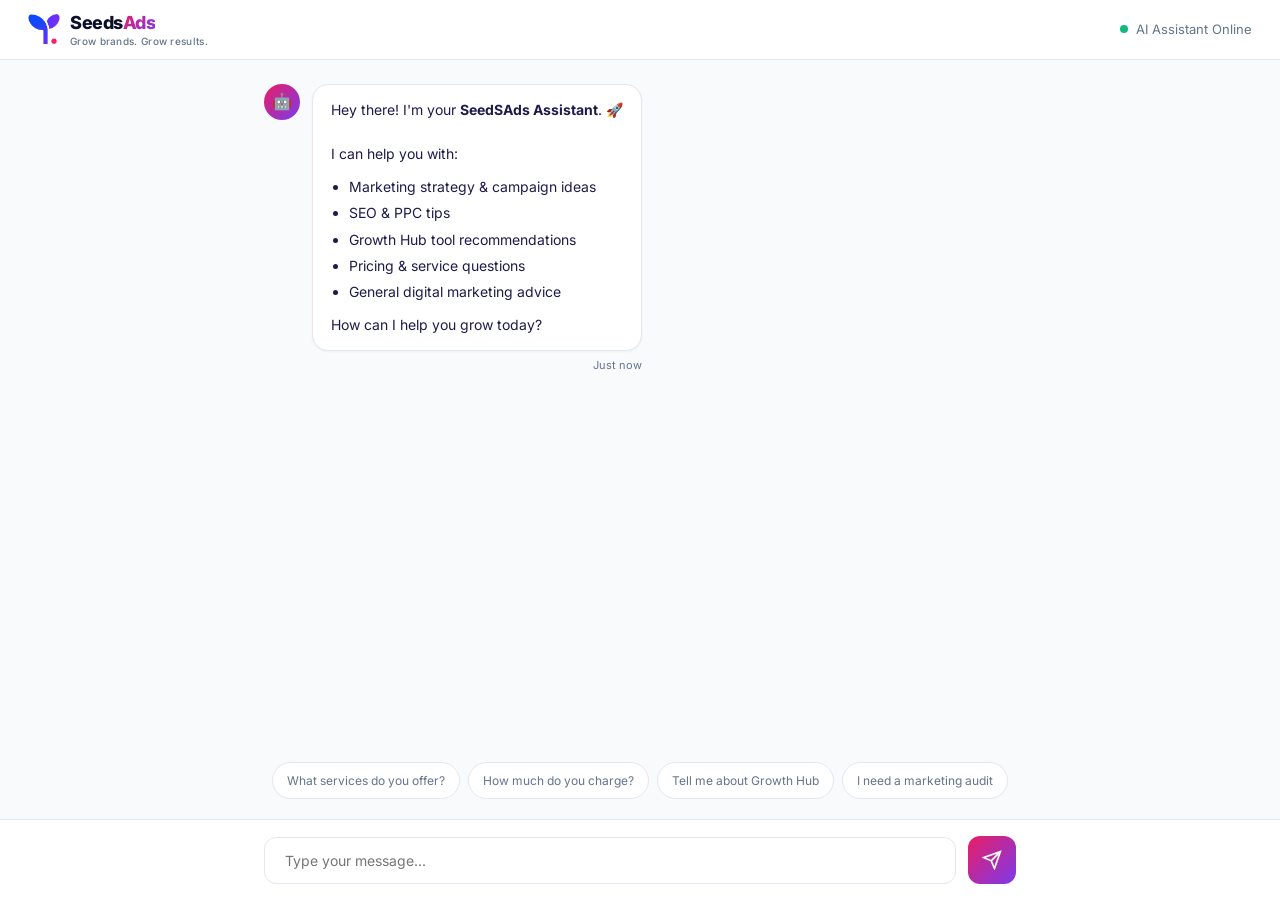
<file: chat.html>
<!DOCTYPE html>
<html lang="en">
<head>
<meta charset="UTF-8">
<meta name="viewport" content="width=device-width, initial-scale=1.0">
<title>SeedSAds Assistant — Chat</title>
<link rel="stylesheet" href="css/style.css">
<style>
.chat-page { min-height: 100vh; background: var(--bg-light); display: flex; flex-direction: column; }
.chat-page-header { background: var(--white); border-bottom: 1px solid #E2E8F0; padding: 12px 0; position: sticky; top: 0; z-index: 100; }
.chat-page-header .container { display: flex; align-items: center; justify-content: space-between; gap: 16px; }
.chat-page-header .logo { display: flex; align-items: center; gap: 10px; }
.chat-page-header .logo-icon-img { width: 32px; height: 32px; object-fit: contain; border-radius: 6px; }
.chat-page-header .logo-brand { font-size: 18px; font-weight: 800; color: var(--dark-navy); letter-spacing: -0.5px; }
.chat-page-header .logo-brand span { background: var(--gradient-pink-purple); -webkit-background-clip: text; -webkit-text-fill-color: transparent; background-clip: text; }
.chat-page-header .logo-tagline { font-size: 10px; color: var(--gray-text); }
.chat-status { display: flex; align-items: center; gap: 8px; font-size: 13px; color: var(--gray-text); }
.chat-status-dot { width: 8px; height: 8px; background: #10B981; border-radius: 50%; animation: pulse 2s infinite; }
@keyframes pulse { 0%, 100% { opacity: 1; } 50% { opacity: 0.4; } }
.chat-container { flex: 1; max-width: 800px; width: 100%; margin: 0 auto; padding: 24px; display: flex; flex-direction: column; gap: 16px; overflow-y: auto; }
.chat-message { display: flex; gap: 12px; max-width: 85%; animation: fadeInUp 0.3s ease; }
.chat-message.user { margin-left: auto; flex-direction: row-reverse; }
.chat-avatar { width: 36px; height: 36px; border-radius: 50%; flex-shrink: 0; display: flex; align-items: center; justify-content: center; font-size: 16px; }
.chat-avatar.ai { background: var(--gradient-pink-purple); color: white; }
.chat-avatar.user { background: var(--light-gray); color: var(--dark-text); }
.chat-bubble-msg { background: var(--white); padding: 14px 18px; border-radius: 16px; border: 1px solid #E2E8F0; font-size: 14px; line-height: 1.6; color: var(--dark-text); box-shadow: var(--shadow-sm); }
.chat-message.user .chat-bubble-msg { background: var(--gradient-pink-purple); color: white; border: none; }
.chat-time { font-size: 11px; color: var(--gray-text); margin-top: 6px; text-align: right; }
.chat-message.user .chat-time { color: rgba(255,255,255,0.7); }
.chat-input-area { background: var(--white); border-top: 1px solid #E2E8F0; padding: 16px 0; position: sticky; bottom: 0; }
.chat-input-area .container { max-width: 800px; display: flex; gap: 12px; align-items: center; padding: 0 24px; }
.chat-input { flex: 1; padding: 14px 20px; border: 1.5px solid #E2E8F0; border-radius: 12px; font-size: 14px; font-family: inherit; outline: none; transition: all 0.2s; }
.chat-input:focus { border-color: var(--primary-purple); box-shadow: 0 0 0 3px rgba(124, 58, 237, 0.1); }
.chat-send-btn { width: 48px; height: 48px; border-radius: 12px; background: var(--gradient-pink-purple); color: white; border: none; cursor: pointer; display: flex; align-items: center; justify-content: center; transition: transform 0.2s; flex-shrink: 0; }
.chat-send-btn:hover { transform: scale(1.05); }
.chat-suggestions { display: flex; gap: 8px; flex-wrap: wrap; margin-bottom: 8px; }
.chat-suggestion { padding: 8px 14px; background: var(--white); border: 1px solid #E2E8F0; border-radius: 20px; font-size: 12px; color: var(--gray-text); cursor: pointer; transition: all 0.2s; }
.chat-suggestion:hover { border-color: var(--primary-pink); color: var(--primary-pink); }
.typing-indicator { display: flex; gap: 4px; padding: 14px 18px; }
.typing-indicator span { width: 8px; height: 8px; background: var(--gray-text); border-radius: 50%; animation: typingBounce 1.4s ease-in-out infinite; }
.typing-indicator span:nth-child(2) { animation-delay: 0.2s; }
.typing-indicator span:nth-child(3) { animation-delay: 0.4s; }
@keyframes typingBounce { 0%, 60%, 100% { transform: translateY(0); } 30% { transform: translateY(-6px); } }
@media (max-width: 640px) {
  .chat-page-header .logo-brand { font-size: 16px; }
  .chat-page-header .logo-icon-img { width: 28px; height: 28px; }
  .chat-container { padding: 16px; }
  .chat-message { max-width: 92%; }
  .chat-input-area .container { padding: 0 16px; }
}
</style>
</head>
<body class="chat-page">

<!-- HEADER -->
<header class="chat-page-header">
<div class="container">
<a href="index.html" class="logo">
<img src="images/logo-icon.png" alt="SeedSAds" class="logo-icon-img" onerror="this.style.display='none'">
<div class="logo-text-block">
<span class="logo-brand">Seeds<span>Ads</span></span>
<span class="logo-tagline">Grow brands. Grow results.</span>
</div>
</a>
<div class="chat-status">
<div class="chat-status-dot"></div>
<span>AI Assistant Online</span>
</div>
</div>
</header>

<!-- CHAT MESSAGES -->
<div class="chat-container" id="chatContainer">

<!-- AI Welcome -->
<div class="chat-message">
<div class="chat-avatar ai">🤖</div>
<div>
<div class="chat-bubble-msg">
Hey there! I'm your <strong>SeedSAds Assistant</strong>. 🚀<br><br>
I can help you with:
<ul style="margin: 10px 0; padding-left: 18px; list-style: disc;">
<li style="margin-bottom: 4px; color: inherit;">Marketing strategy & campaign ideas</li>
<li style="margin-bottom: 4px; color: inherit;">SEO & PPC tips</li>
<li style="margin-bottom: 4px; color: inherit;">Growth Hub tool recommendations</li>
<li style="margin-bottom: 4px; color: inherit;">Pricing & service questions</li>
<li style="margin-bottom: 4px; color: inherit;">General digital marketing advice</li>
</ul>
How can I help you grow today?
</div>
<div class="chat-time">Just now</div>
</div>
</div>

</div>

<!-- SUGGESTIONS -->
<div class="container" style="max-width:800px;margin:0 auto;padding:0 24px 12px;">
<div class="chat-suggestions" id="suggestions">
<div class="chat-suggestion" onclick="sendSuggestion(this)">What services do you offer?</div>
<div class="chat-suggestion" onclick="sendSuggestion(this)">How much do you charge?</div>
<div class="chat-suggestion" onclick="sendSuggestion(this)">Tell me about Growth Hub</div>
<div class="chat-suggestion" onclick="sendSuggestion(this)">I need a marketing audit</div>
</div>
</div>

<!-- INPUT -->
<div class="chat-input-area">
<div class="container">
<input type="text" class="chat-input" id="chatInput" placeholder="Type your message..." onkeypress="handleKeyPress(event)">
<button class="chat-send-btn" onclick="sendMessage()" aria-label="Send message">
<svg width="20" height="20" viewBox="0 0 24 24" fill="none" stroke="currentColor" stroke-width="2"><line x1="22" y1="2" x2="11" y2="13"/><polygon points="22 2 15 22 11 13 2 9 22 2"/></svg>
</button>
</div>
</div>

<script>
const chatContainer = document.getElementById('chatContainer');
const chatInput = document.getElementById('chatInput');
const suggestions = document.getElementById('suggestions');

function getTime() {
  const now = new Date();
  return now.toLocaleTimeString([], { hour: '2-digit', minute: '2-digit' });
}

function addMessage(text, isUser = false) {
  const msgDiv = document.createElement('div');
  msgDiv.className = 'chat-message' + (isUser ? ' user' : '');
  msgDiv.innerHTML = `
    <div class="chat-avatar ${isUser ? 'user' : 'ai'}">${isUser ? '👤' : '🤖'}</div>
    <div>
      <div class="chat-bubble-msg">${text}</div>
      <div class="chat-time">${getTime()}</div>
    </div>
  `;
  chatContainer.appendChild(msgDiv);
  chatContainer.scrollTop = chatContainer.scrollHeight;
}

function showTyping() {
  const typingDiv = document.createElement('div');
  typingDiv.className = 'chat-message';
  typingDiv.id = 'typingIndicator';
  typingDiv.innerHTML = `
    <div class="chat-avatar ai">🤖</div>
    <div class="chat-bubble-msg typing-indicator">
      <span></span><span></span><span></span>
    </div>
  `;
  chatContainer.appendChild(typingDiv);
  chatContainer.scrollTop = chatContainer.scrollHeight;
}

function hideTyping() {
  const el = document.getElementById('typingIndicator');
  if (el) el.remove();
}

function getAIResponse(userText) {
  const text = userText.toLowerCase();
  if (text.includes('price') || text.includes('charge') || text.includes('cost') || text.includes('how much')) {
    return `Our pricing starts at <strong>₦60,000/month</strong> for the Starter plan. We also offer Growth (₦200,000/mo), Pro (₦600,000/mo), and custom Enterprise packages. You can view full details on our <a href="pricing.html" style="color:#E91E63;text-decoration:underline;">Pricing page</a>.`;
  }
  if (text.includes('service') || text.includes('offer') || text.includes('do you')) {
    return `We offer end-to-end digital marketing services including:<br><br>• SEO & Search Optimisation<br>• PPC Advertising (Google, Meta)<br>• Social Media Marketing<br>• Lead Generation & Funnels<br>• Content & Email Marketing<br>• Analytics & CRO<br><br>Explore all services <a href="services.html" style="color:#E91E63;text-decoration:underline;">here</a>.`;
  }
  if (text.includes('growth hub') || text.includes('tool') || text.includes('free')) {
    return `Our <strong>Growth Hub</strong> has 10+ free tools including Website Audit, SEO Checker, ROAS Calculator, AI Ad Copy Generator, UTM Builder, and more. <a href="growth-hub.html" style="color:#E91E63;text-decoration:underline;">Check them out</a>!`;
  }
  if (text.includes('audit') || text.includes('review') || text.includes('check')) {
    return `I'd love to help with a marketing audit! Please <a href="get-started.html" style="color:#E91E63;text-decoration:underline;">book a call</a> with our team and we'll analyse your current performance, identify gaps, and create a growth roadmap for you.`;
  }
  if (text.includes('hello') || text.includes('hi') || text.includes('hey')) {
    return `Hello! 👋 Ready to grow your business? Ask me anything about our services, pricing, or how we can help!`;
  }
  if (text.includes('contact') || text.includes('talk') || text.includes('call') || text.includes('reach')) {
    return `You can reach us by clicking <a href="get-started.html" style="color:#E91E63;text-decoration:underline;">Let's Talk</a> or emailing us directly. Our team typically responds within 24 hours.`;
  }
  return `Thanks for reaching out! That's a great question. For the most accurate answer, I'd recommend <a href="get-started.html" style="color:#E91E63;text-decoration:underline;">speaking with our team</a> directly. In the meantime, feel free to browse our <a href="services.html" style="color:#E91E63;text-decoration:underline;">services</a> or <a href="growth-hub.html" style="color:#E91E63;text-decoration:underline;">free tools</a>.`;
}

function sendMessage() {
  const text = chatInput.value.trim();
  if (!text) return;

  addMessage(text, true);
  chatInput.value = '';
  suggestions.style.display = 'none';

  showTyping();

  setTimeout(() => {
    hideTyping();
    addMessage(getAIResponse(text));
  }, 1200 + Math.random() * 800);
}

function sendSuggestion(el) {
  chatInput.value = el.textContent;
  sendMessage();
}

function handleKeyPress(e) {
  if (e.key === 'Enter') sendMessage();
}
</script>
</body>
</html>
</file>
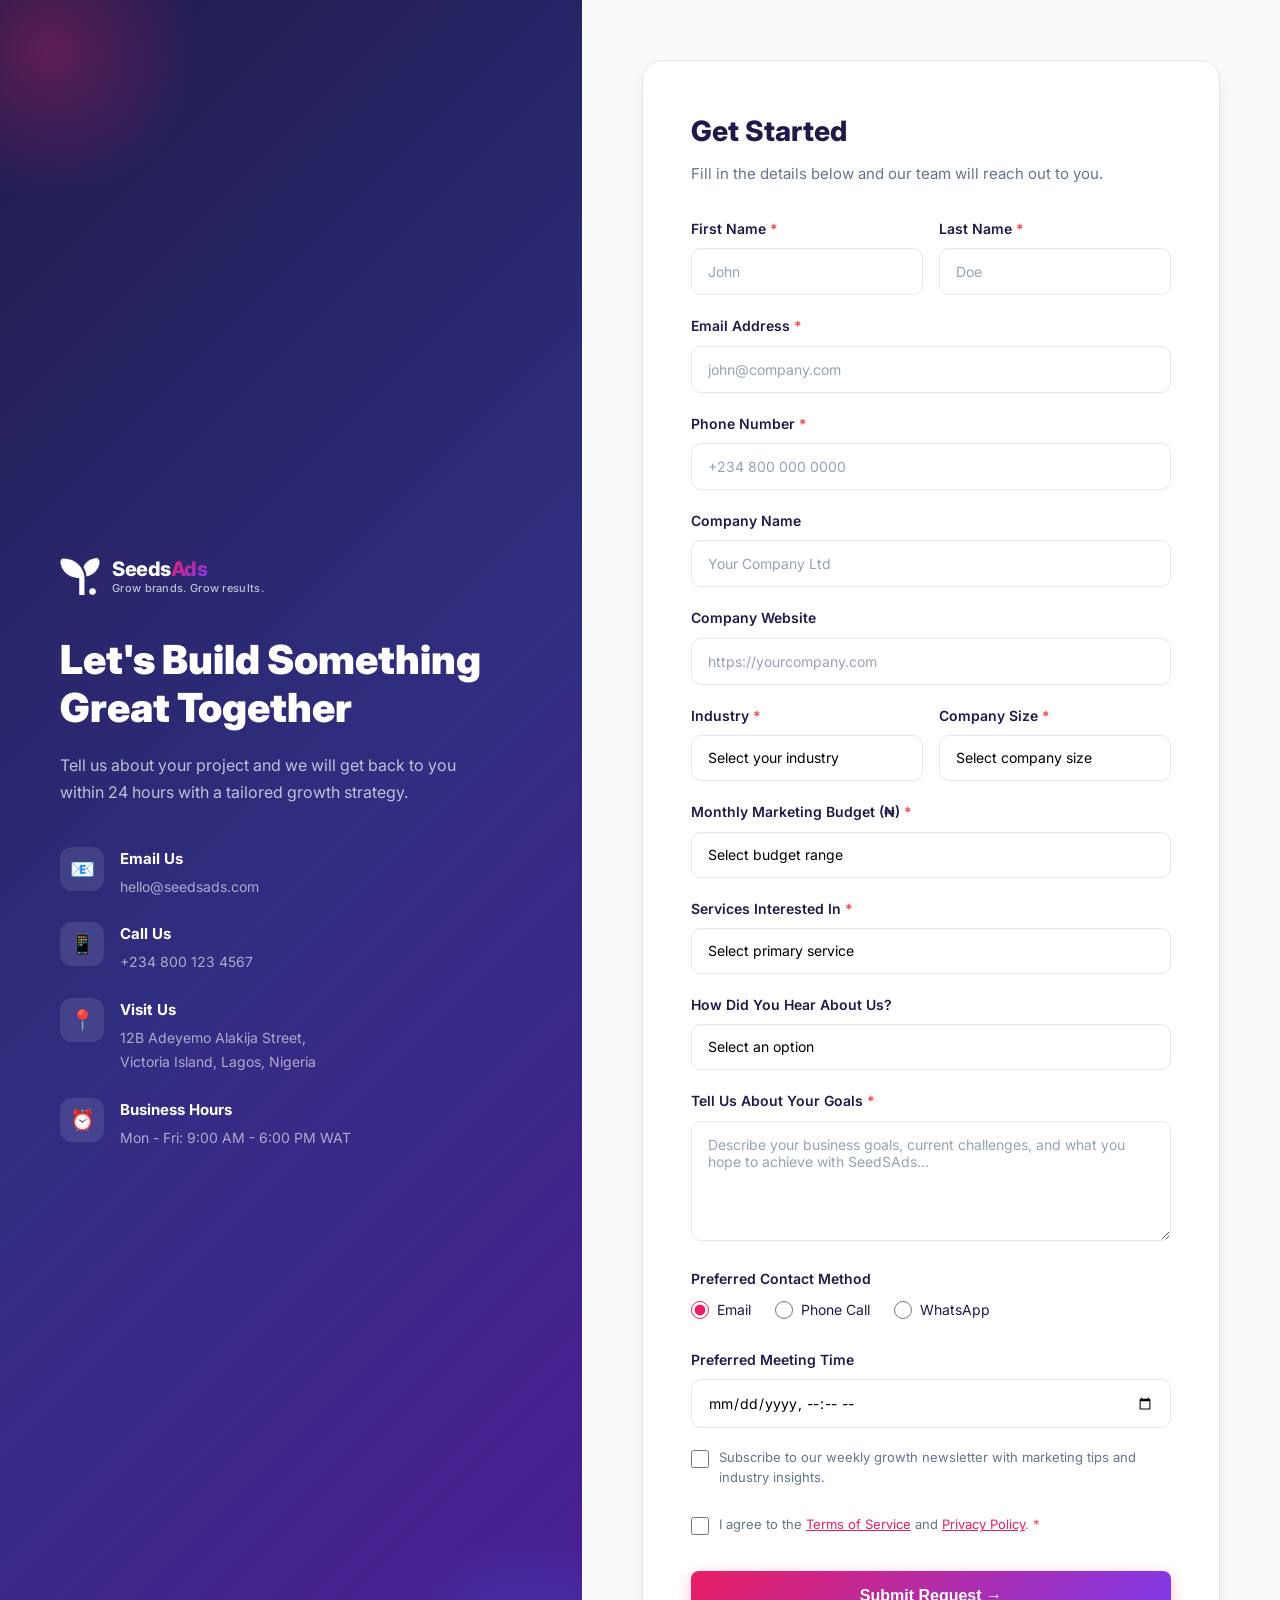
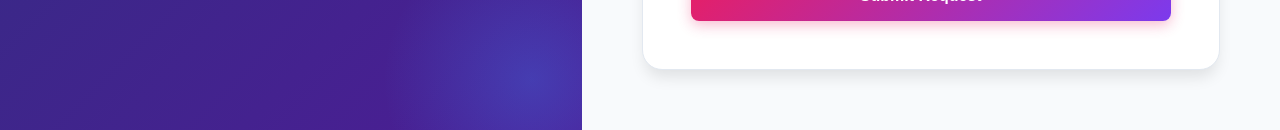
<file: get-started.html>
<!DOCTYPE html>
<html lang="en">
<head>
<meta charset="UTF-8">
<meta name="viewport" content="width=device-width, initial-scale=1.0">
<title>Get Started — SeedSAds</title>
<link rel="stylesheet" href="css/style.css">
<style>
.contact-page{min-height:100vh;display:grid;grid-template-columns:1fr 1.2fr}
.contact-left{background:linear-gradient(135deg,#1E1B4B 0%,#312E81 50%,#4C1D95 100%);padding:60px;color:white;display:flex;flex-direction:column;justify-content:center;position:relative;overflow:hidden}
.contact-left::before{content:"";position:absolute;top:-100px;left:-100px;width:300px;height:300px;background:radial-gradient(circle,rgba(233,30,99,0.3),transparent 70%)}
.contact-left::after{content:"";position:absolute;bottom:-100px;right:-100px;width:300px;height:300px;background:radial-gradient(circle,rgba(59,130,246,0.3),transparent 70%)}
.contact-left-content{position:relative;z-index:1}
.contact-left .logo-text{color:white}
.contact-left h1{font-size:40px;font-weight:900;margin:40px 0 20px;line-height:1.2}
.contact-left p{font-size:16px;color:rgba(255,255,255,0.7);line-height:1.7;max-width:420px;margin-bottom:40px}
.contact-info-item{display:flex;align-items:flex-start;gap:16px;margin-bottom:24px}
.contact-info-icon{width:44px;height:44px;border-radius:12px;background:rgba(255,255,255,0.1);display:flex;align-items:center;justify-content:center;font-size:20px;flex-shrink:0}
.contact-info-item div h4{font-size:15px;font-weight:700;margin-bottom:4px}
.contact-info-item div p{font-size:14px;color:rgba(255,255,255,0.6);margin:0}
.contact-right{padding:60px;background:var(--bg-light);overflow-y:auto}
.contact-form{background:var(--white);border-radius:20px;padding:48px;border:1px solid #E2E8F0;box-shadow:var(--shadow-lg);max-width:640px;margin:0 auto}
.contact-form h2{font-size:28px;font-weight:800;margin-bottom:8px}
.contact-form>p{color:var(--gray-text);margin-bottom:32px;font-size:15px}
.form-row{display:grid;grid-template-columns:1fr 1fr;gap:16px}
.form-group{margin-bottom:20px}
.form-group label{display:block;font-size:14px;font-weight:600;color:var(--dark-text);margin-bottom:8px}
.form-group label span{color:#EF4444}
.form-group input,.form-group select,.form-group textarea{width:100%;padding:14px 16px;border:1.5px solid #E2E8F0;border-radius:10px;font-size:14px;font-family:inherit;transition:all 0.2s;background:var(--white)}
.form-group input:focus,.form-group select:focus,.form-group textarea:focus{outline:none;border-color:var(--primary-purple);box-shadow:0 0 0 3px rgba(124,58,237,0.1)}
.form-group input::placeholder,.form-group textarea::placeholder{color:#94A3B8}
.form-group textarea{min-height:120px;resize:vertical}
.form-group select{cursor:pointer;appearance:none;background-image:url("data:image/svg+xml,%3Csvg width='12' height='8' viewBox='0 0 12 8' fill='none'%3E%3Cpath d='M1 1.5L6 6.5L11 1.5' stroke='%2364748B' stroke-width='2' stroke-linecap='round' stroke-linejoin='round'/%3E%3C/svg%3E");background-repeat:no-repeat;background-position:right 16px center;padding-right:40px}
.checkbox-group{display:flex;align-items:flex-start;gap:10px}
.checkbox-group input{width:18px;height:18px;margin-top:2px;accent-color:var(--primary-pink);flex-shrink:0}
.checkbox-group label{font-size:13px;color:var(--gray-text);font-weight:400;line-height:1.5}
.checkbox-group label a{color:var(--primary-pink);text-decoration:underline}
.btn-submit{width:100%;justify-content:center;padding:16px;font-size:16px;margin-top:8px}
@media(max-width:900px){.contact-page{grid-template-columns:1fr}.contact-left{display:none}.contact-right{padding:40px 24px}}
@media(max-width:480px){.form-row{grid-template-columns:1fr}.contact-form{padding:28px}}
</style>
</head>
<body>
<div class="contact-page">
<div class="contact-left">
<div class="contact-left-content">
<a href="index.html" class="logo">
<img src="images/logo-icon.png" alt="SeedSAds" class="logo-icon-img" onerror="this.style.display='none'" style="filter:brightness(0) invert(1);">
<div class="logo-text-block">
<span class="logo-brand" style="color:white;">Seeds<span>Ads</span></span>
<span class="logo-tagline" style="color:rgba(255,255,255,0.7);">Grow brands. Grow results.</span>
</div>
</a>
<h1>Let's Build Something<br>Great Together</h1>
<p>Tell us about your project and we will get back to you within 24 hours with a tailored growth strategy.</p>
<div class="contact-info-item">
<div class="contact-info-icon">📧</div>
<div><h4>Email Us</h4><p>hello@seedsads.com</p></div>
</div>
<div class="contact-info-item">
<div class="contact-info-icon">📱</div>
<div><h4>Call Us</h4><p>+234 800 123 4567</p></div>
</div>
<div class="contact-info-item">
<div class="contact-info-icon">📍</div>
<div><h4>Visit Us</h4><p>12B Adeyemo Alakija Street,<br>Victoria Island, Lagos, Nigeria</p></div>
</div>
<div class="contact-info-item">
<div class="contact-info-icon">⏰</div>
<div><h4>Business Hours</h4><p>Mon - Fri: 9:00 AM - 6:00 PM WAT</p></div>
</div>
</div>
</div>
<div class="contact-right">
<div class="contact-form">
<h2>Get Started</h2>
<p>Fill in the details below and our team will reach out to you.</p>
<form>
<div class="form-row">
<div class="form-group">
<label>First Name <span>*</span></label>
<input type="text" placeholder="John" required>
</div>
<div class="form-group">
<label>Last Name <span>*</span></label>
<input type="text" placeholder="Doe" required>
</div>
</div>
<div class="form-group">
<label>Email Address <span>*</span></label>
<input type="email" placeholder="john@company.com" required>
</div>
<div class="form-group">
<label>Phone Number <span>*</span></label>
<input type="tel" placeholder="+234 800 000 0000" required>
</div>
<div class="form-group">
<label>Company Name</label>
<input type="text" placeholder="Your Company Ltd">
</div>
<div class="form-group">
<label>Company Website</label>
<input type="url" placeholder="https://yourcompany.com">
</div>
<div class="form-row">
<div class="form-group">
<label>Industry <span>*</span></label>
<select required>
<option value="" disabled selected>Select your industry</option>
<option value="ecommerce">E-Commerce</option>
<option value="fintech">Fintech</option>
<option value="healthcare">Healthcare</option>
<option value="education">Education</option>
<option value="realestate">Real Estate</option>
<option value="fashion">Fashion & Beauty</option>
<option value="food">Food & Beverage</option>
<option value="technology">Technology</option>
<option value="other">Other</option>
</select>
</div>
<div class="form-group">
<label>Company Size <span>*</span></label>
<select required>
<option value="" disabled selected>Select company size</option>
<option value="1-10">1 - 10 employees</option>
<option value="11-50">11 - 50 employees</option>
<option value="51-200">51 - 200 employees</option>
<option value="201-500">201 - 500 employees</option>
<option value="500+">500+ employees</option>
</select>
</div>
</div>
<div class="form-group">
<label>Monthly Marketing Budget (₦) <span>*</span></label>
<select required>
<option value="" disabled selected>Select budget range</option>
<option value="under100k">Under ₦100,000</option>
<option value="100k-500k">₦100,000 - ₦500,000</option>
<option value="500k-1m">₦500,000 - ₦1,000,000</option>
<option value="1m-5m">₦1,000,000 - ₦5,000,000</option>
<option value="5m+">₦5,000,000+</option>
</select>
</div>
<div class="form-group">
<label>Services Interested In <span>*</span></label>
<select required>
<option value="" disabled selected>Select primary service</option>
<option value="seo">SEO & Search Optimisation</option>
<option value="ppc">PPC Advertising</option>
<option value="social">Social Media Marketing</option>
<option value="leadgen">Lead Generation & Funnels</option>
<option value="content">Content Marketing</option>
<option value="email">Email Marketing</option>
<option value="analytics">Analytics & CRO</option>
<option value="consultancy">Digital Consultancy</option>
<option value="full">Full-Service Marketing</option>
</select>
</div>
<div class="form-group">
<label>How Did You Hear About Us?</label>
<select>
<option value="" disabled selected>Select an option</option>
<option value="google">Google Search</option>
<option value="social">Social Media</option>
<option value="referral">Referral</option>
<option value="event">Event / Webinar</option>
<option value="email">Email</option>
<option value="other">Other</option>
</select>
</div>
<div class="form-group">
<label>Tell Us About Your Goals <span>*</span></label>
<textarea placeholder="Describe your business goals, current challenges, and what you hope to achieve with SeedSAds..." required></textarea>
</div>
<div class="form-group">
<label>Preferred Contact Method</label>
<div style="display:flex;gap:24px;flex-wrap:wrap;">
<label style="display:flex;align-items:center;gap:8px;font-weight:400;cursor:pointer;"><input type="radio" name="contact_method" value="email" checked style="width:18px;height:18px;accent-color:var(--primary-pink);"> Email</label>
<label style="display:flex;align-items:center;gap:8px;font-weight:400;cursor:pointer;"><input type="radio" name="contact_method" value="phone" style="width:18px;height:18px;accent-color:var(--primary-pink);"> Phone Call</label>
<label style="display:flex;align-items:center;gap:8px;font-weight:400;cursor:pointer;"><input type="radio" name="contact_method" value="whatsapp" style="width:18px;height:18px;accent-color:var(--primary-pink);"> WhatsApp</label>
</div>
</div>
<div class="form-group">
<label>Preferred Meeting Time</label>
<input type="datetime-local">
</div>
<div class="form-group">
<div class="checkbox-group">
<input type="checkbox" id="newsletter">
<label for="newsletter">Subscribe to our weekly growth newsletter with marketing tips and industry insights.</label>
</div>
</div>
<div class="form-group">
<div class="checkbox-group">
<input type="checkbox" id="terms" required>
<label for="terms">I agree to the <a href="#">Terms of Service</a> and <a href="#">Privacy Policy</a>. <span>*</span></label>
</div>
</div>
<button type="submit" class="btn btn-primary btn-submit">Submit Request →</button>
</form>
</div>
</div>
</div>
</body></html>
</file>
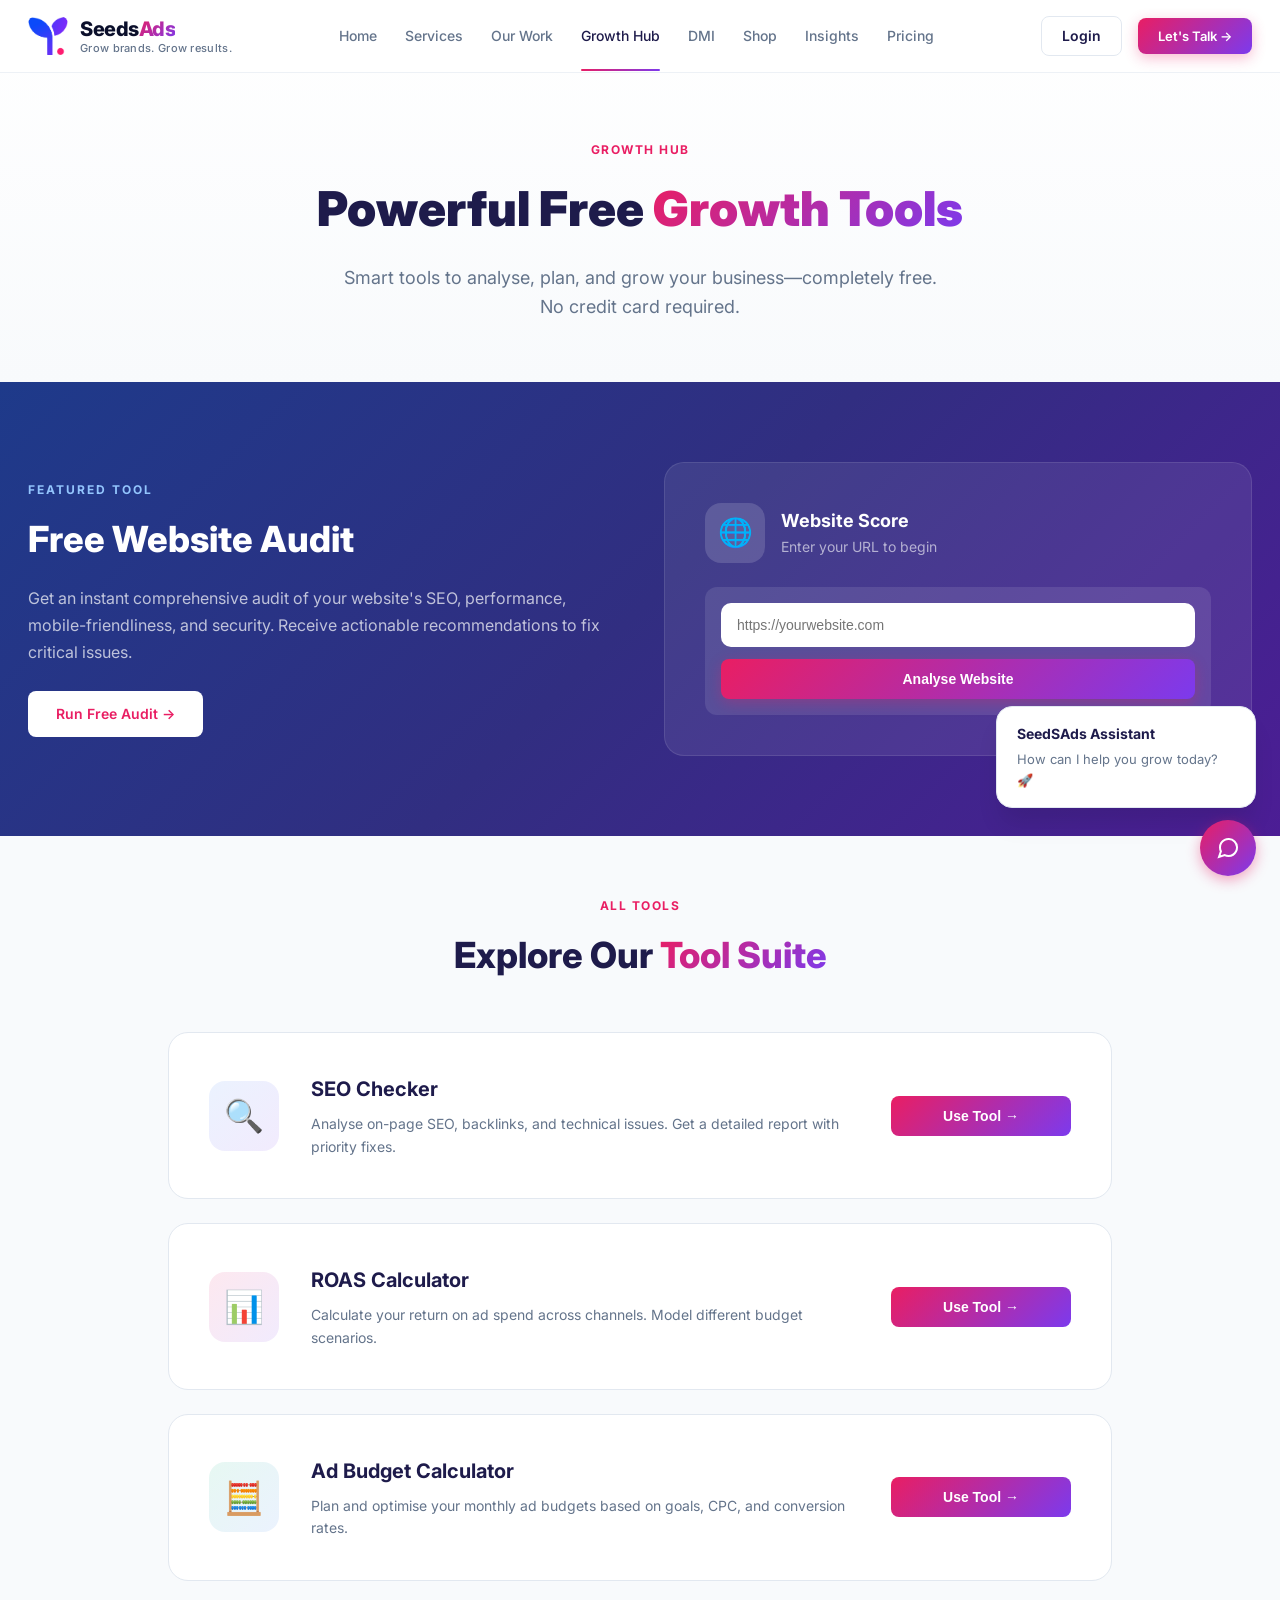
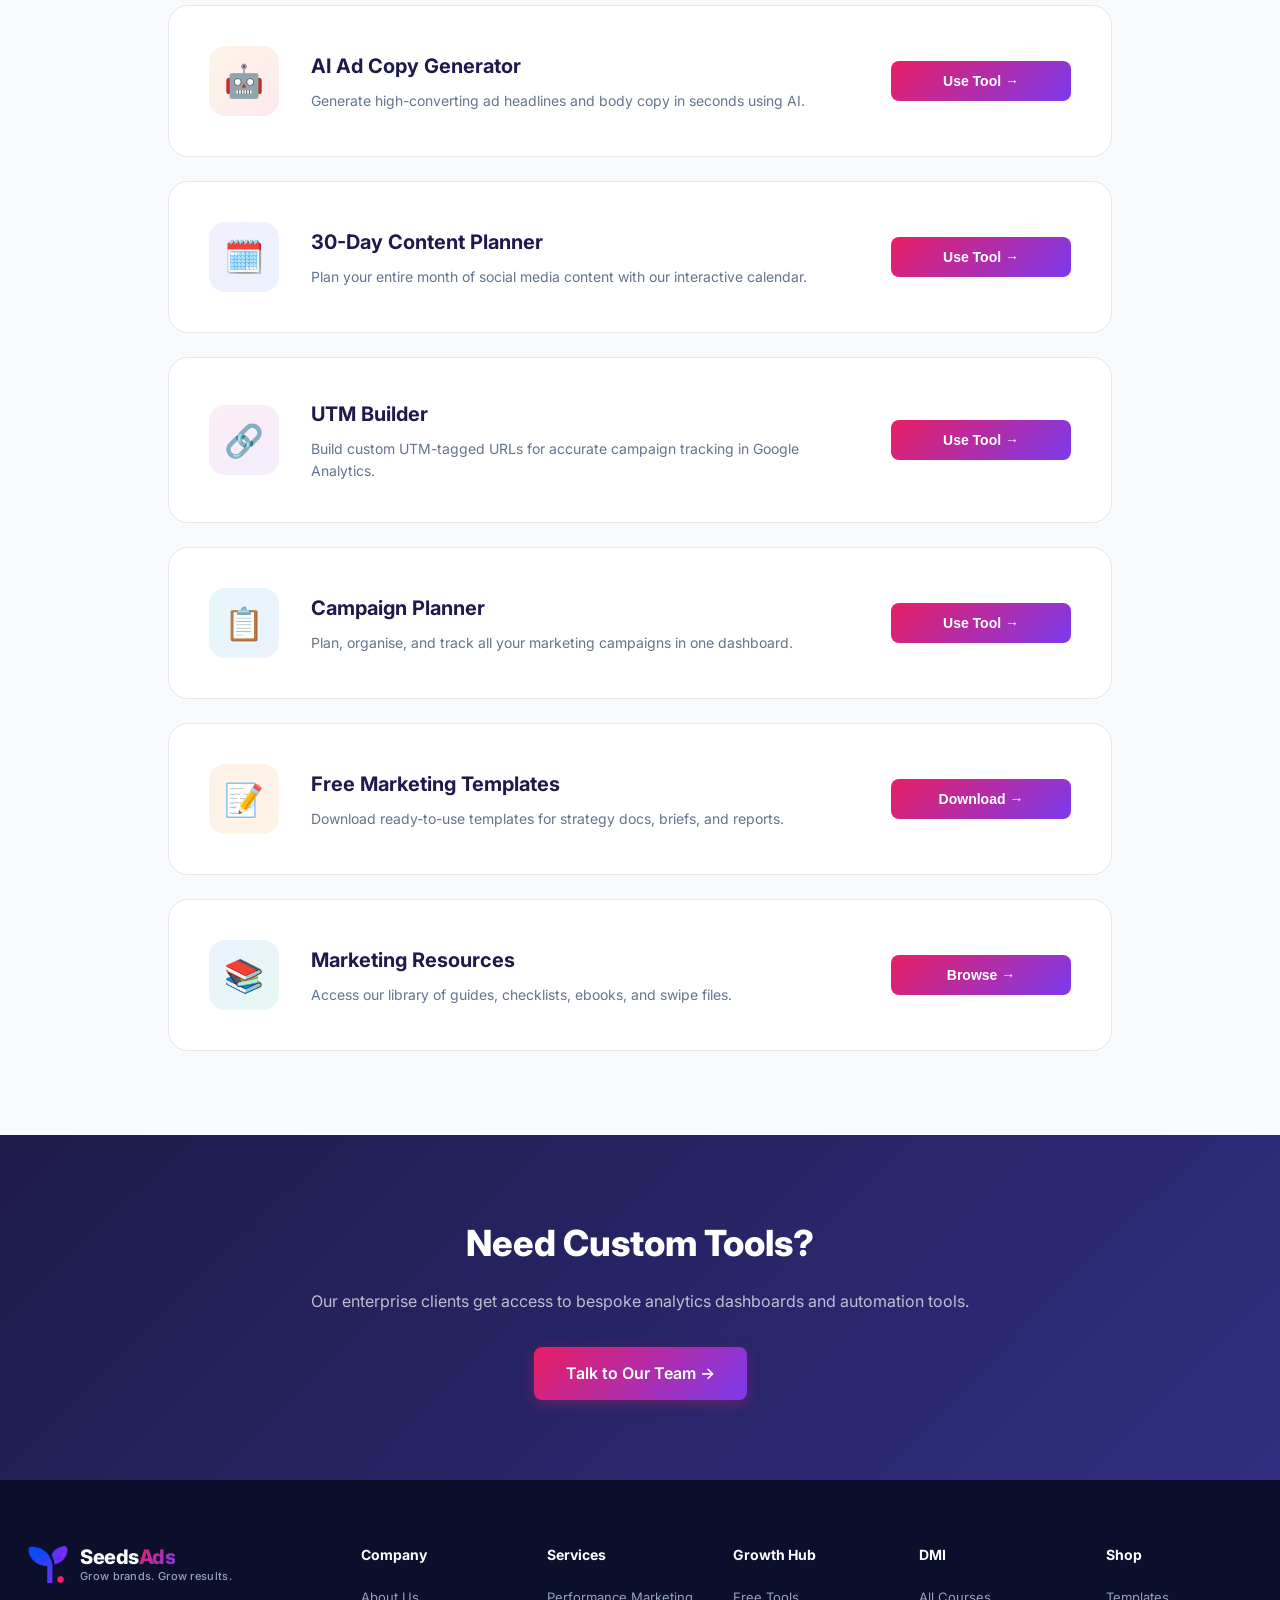
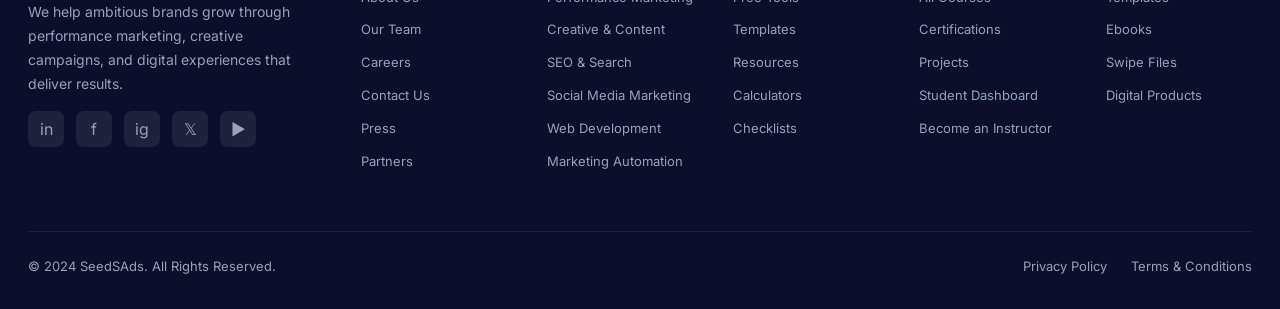
<file: growth-hub.html>
<!DOCTYPE html>
<html lang="en">
<head>
<meta charset="UTF-8">
<meta name="viewport" content="width=device-width, initial-scale=1.0">
<title>Growth Hub — SeedSAds</title>
<link rel="stylesheet" href="css/style.css">
<style>
.page-hero{padding:140px 0 60px;background:linear-gradient(180deg,#FFFFFF 0%,#F8FAFC 100%);text-align:center}
.page-hero h1{font-size:48px;font-weight:900;margin-bottom:16px}
.page-hero p{font-size:18px;color:var(--gray-text);max-width:600px;margin:0 auto}
.tools-section{padding:60px 0;background:var(--bg-light)}
.tools-section .container{max-width:1000px}
.tool-detail{background:var(--white);border-radius:20px;padding:40px;margin-bottom:24px;border:1px solid #E2E8F0;display:grid;grid-template-columns:70px 1fr 180px;gap:32px;align-items:center;transition:all 0.3s}
.tool-detail:hover{box-shadow:var(--shadow-lg)}
.tool-detail-icon{width:70px;height:70px;border-radius:16px;display:flex;align-items:center;justify-content:center;font-size:32px}
.tool-detail-content h3{font-size:20px;font-weight:700;margin-bottom:8px}
.tool-detail-content p{color:var(--gray-text);font-size:14px}
.btn-use{padding:12px 24px;border-radius:8px;font-weight:600;font-size:14px;border:none;cursor:pointer;background:var(--gradient-pink-purple);color:white;transition:all 0.2s}
.btn-use:hover{transform:translateY(-2px)}
.featured-tool{background:linear-gradient(135deg,#1E3A8A 0%,#312E81 50%,#4C1D95 100%),url("https://images.unsplash.com/photo-1551288049-bebda4e38f71?w=1600&fit=crop") center/cover no-repeat;color:white;padding:80px 0;position:relative;overflow:hidden}
.featured-tool::before{content:'';position:absolute;top:0;left:0;right:0;bottom:0;background:linear-gradient(135deg,rgba(30,58,138,0.92) 0%,rgba(49,46,129,0.92) 50%,rgba(76,29,149,0.92) 100%);z-index:0}
.featured-tool .container{position:relative;z-index:1}
.featured-tool-grid{display:grid;grid-template-columns:1fr 1fr;gap:48px;align-items:center}
.featured-tool-content h2{font-size:36px;font-weight:800;margin-bottom:16px}
.featured-tool-content p{font-size:16px;color:rgba(255,255,255,0.7);margin-bottom:24px;line-height:1.7}
.featured-tool-visual{background:rgba(255,255,255,0.08);border-radius:20px;padding:40px;border:1px solid rgba(255,255,255,0.1);position:relative;z-index:1}
@media(max-width:768px){.page-hero h1{font-size:32px}.tool-detail{grid-template-columns:1fr;text-align:center}.featured-tool-grid{grid-template-columns:1fr}.featured-tool{padding:60px 0}}
@media(max-width:480px){.tool-detail{padding:28px}.btn-use{width:100%}}
</style>
</head>
<body>
<nav class="navbar"><div class="container"><a href="index.html" class="logo">
<img src="images/logo-icon.png" alt="SeedSAds" class="logo-icon-img" onerror="this.style.display='none'">
<div class="logo-text-block">
<span class="logo-brand">Seeds<span>Ads</span></span>
<span class="logo-tagline">Grow brands. Grow results.</span>
</div>
</a><div class="nav-links"><a href="index.html">Home</a><a href="services.html">Services</a><a href="our-work.html">Our Work</a><a href="growth-hub.html" class="active">Growth Hub</a><a href="dmi.html">DMI</a><a href="shop.html">Shop</a><a href="insights.html">Insights</a><a href="pricing.html">Pricing</a></div><div class="nav-actions"><a href="login.html" class="login">Login</a><a href="get-started.html" class="btn btn-primary btn-sm">Let's Talk →</a></div><button class="mobile-menu-btn" onclick="toggleMenu()"><svg width="24" height="24" viewBox="0 0 24 24" fill="none" stroke="currentColor" stroke-width="2"><line x1="3" y1="6" x2="21" y2="6"/><line x1="3" y1="12" x2="21" y2="12"/><line x1="3" y1="18" x2="21" y2="18"/></svg></button></div></nav>
<div class="mobile-menu" id="mobileMenu"><a href="index.html">Home</a><a href="services.html">Services</a><a href="our-work.html">Our Work</a><a href="growth-hub.html">Growth Hub</a><a href="dmi.html">DMI</a><a href="shop.html">Shop</a><a href="insights.html">Insights</a><a href="pricing.html">Pricing</a><a href="login.html">Login</a><a href="get-started.html" class="btn btn-primary" style="margin-top:16px">Let's Talk →</a></div>

<section class="page-hero"><div class="container"><div class="section-label">Growth Hub</div><h1>Powerful Free <span class="gradient-text">Growth Tools</span></h1><p>Smart tools to analyse, plan, and grow your business—completely free. No credit card required.</p></div></section>

<section class="featured-tool"><div class="container"><div class="featured-tool-grid"><div class="featured-tool-content"><div style="font-size:12px;font-weight:700;text-transform:uppercase;letter-spacing:2px;color:#93C5FD;margin-bottom:12px;">Featured Tool</div><h2>Free Website Audit</h2><p>Get an instant comprehensive audit of your website's SEO, performance, mobile-friendliness, and security. Receive actionable recommendations to fix critical issues.</p><a href="#" class="btn btn-white">Run Free Audit →</a></div><div class="featured-tool-visual"><div style="display:flex;align-items:center;gap:16px;margin-bottom:24px;"><div style="width:60px;height:60px;border-radius:16px;background:rgba(255,255,255,0.15);display:flex;align-items:center;justify-content:center;font-size:28px;">🌐</div><div><h3 style="font-size:18px;font-weight:700;">Website Score</h3><p style="font-size:14px;color:rgba(255,255,255,0.6);">Enter your URL to begin</p></div></div><div style="background:rgba(255,255,255,0.1);border-radius:12px;padding:16px;"><input type="text" placeholder="https://yourwebsite.com" style="width:100%;padding:14px 16px;border-radius:10px;border:none;font-size:14px;margin-bottom:12px;"><button class="btn btn-primary" style="width:100%;justify-content:center;">Analyse Website</button></div></div></div></div></section>

<section class="tools-section"><div class="container"><div style="text-align:center;margin-bottom:48px;"><div class="section-label">All Tools</div><h2 style="font-size:36px;font-weight:800;">Explore Our <span class="gradient-text">Tool Suite</span></h2></div>
<div class="tool-detail"><div class="tool-detail-icon" style="background:linear-gradient(135deg,rgba(59,130,246,0.1),rgba(124,58,237,0.1));">🔍</div><div class="tool-detail-content"><h3>SEO Checker</h3><p>Analyse on-page SEO, backlinks, and technical issues. Get a detailed report with priority fixes.</p></div><button class="btn-use">Use Tool →</button></div>
<div class="tool-detail"><div class="tool-detail-icon" style="background:linear-gradient(135deg,rgba(233,30,99,0.1),rgba(124,58,237,0.1));">📊</div><div class="tool-detail-content"><h3>ROAS Calculator</h3><p>Calculate your return on ad spend across channels. Model different budget scenarios.</p></div><button class="btn-use">Use Tool →</button></div>
<div class="tool-detail"><div class="tool-detail-icon" style="background:linear-gradient(135deg,rgba(16,185,129,0.1),rgba(59,130,246,0.1));">🧮</div><div class="tool-detail-content"><h3>Ad Budget Calculator</h3><p>Plan and optimise your monthly ad budgets based on goals, CPC, and conversion rates.</p></div><button class="btn-use">Use Tool →</button></div>
<div class="tool-detail"><div class="tool-detail-icon" style="background:linear-gradient(135deg,rgba(245,158,11,0.1),rgba(233,30,99,0.1));">🤖</div><div class="tool-detail-content"><h3>AI Ad Copy Generator</h3><p>Generate high-converting ad headlines and body copy in seconds using AI.</p></div><button class="btn-use">Use Tool →</button></div>
<div class="tool-detail"><div class="tool-detail-icon" style="background:linear-gradient(135deg,rgba(139,92,246,0.1),rgba(59,130,246,0.1));">🗓️</div><div class="tool-detail-content"><h3>30-Day Content Planner</h3><p>Plan your entire month of social media content with our interactive calendar.</p></div><button class="btn-use">Use Tool →</button></div>
<div class="tool-detail"><div class="tool-detail-icon" style="background:linear-gradient(135deg,rgba(236,72,153,0.1),rgba(139,92,246,0.1));">🔗</div><div class="tool-detail-content"><h3>UTM Builder</h3><p>Build custom UTM-tagged URLs for accurate campaign tracking in Google Analytics.</p></div><button class="btn-use">Use Tool →</button></div>
<div class="tool-detail"><div class="tool-detail-icon" style="background:linear-gradient(135deg,rgba(6,182,212,0.1),rgba(59,130,246,0.1));">📋</div><div class="tool-detail-content"><h3>Campaign Planner</h3><p>Plan, organise, and track all your marketing campaigns in one dashboard.</p></div><button class="btn-use">Use Tool →</button></div>
<div class="tool-detail"><div class="tool-detail-icon" style="background:linear-gradient(135deg,rgba(249,115,22,0.1),rgba(245,158,11,0.1));">📝</div><div class="tool-detail-content"><h3>Free Marketing Templates</h3><p>Download ready-to-use templates for strategy docs, briefs, and reports.</p></div><button class="btn-use">Download →</button></div>
<div class="tool-detail"><div class="tool-detail-icon" style="background:linear-gradient(135deg,rgba(59,130,246,0.1),rgba(16,185,129,0.1));">📚</div><div class="tool-detail-content"><h3>Marketing Resources</h3><p>Access our library of guides, checklists, ebooks, and swipe files.</p></div><button class="btn-use">Browse →</button></div>
</div></section>

<section style="padding:80px 0;background:linear-gradient(135deg,#1E1B4B 0%,#312E81 100%);text-align:center;color:white;"><div class="container"><h2 style="font-size:36px;font-weight:800;margin-bottom:16px;">Need Custom Tools?</h2><p style="font-size:16px;color:rgba(255,255,255,0.7);margin-bottom:32px;">Our enterprise clients get access to bespoke analytics dashboards and automation tools.</p><a href="get-started.html" class="btn btn-primary" style="font-size:16px;padding:14px 32px;">Talk to Our Team →</a></div></section>

<footer class="footer"><div class="container"><div class="footer-grid"><div class="footer-brand"><a href="index.html" class="logo" style="margin-bottom:16px;">
<img src="images/logo-icon.png" alt="SeedSAds" class="logo-icon-img" onerror="this.style.display='none'">
<div class="logo-text-block">
<span class="logo-brand">Seeds<span>Ads</span></span>
<span class="logo-tagline">Grow brands. Grow results.</span>
</div>
</a><p>We help ambitious brands grow through performance marketing, creative campaigns, and digital experiences that deliver results.</p><div class="footer-social"><a href="#">in</a><a href="#">f</a><a href="#">ig</a><a href="#">𝕏</a><a href="#">▶</a></div></div><div class="footer-col"><h4>Company</h4><a href="get-started.html">About Us</a><a href="get-started.html">Our Team</a><a href="get-started.html">Careers</a><a href="get-started.html">Contact Us</a><a href="get-started.html">Press</a><a href="get-started.html">Partners</a></div><div class="footer-col"><h4>Services</h4><a href="services.html">Performance Marketing</a><a href="services.html">Creative & Content</a><a href="services.html">SEO & Search</a><a href="services.html">Social Media Marketing</a><a href="services.html">Web Development</a><a href="services.html">Marketing Automation</a></div><div class="footer-col"><h4>Growth Hub</h4><a href="growth-hub.html">Free Tools</a><a href="growth-hub.html">Templates</a><a href="growth-hub.html">Resources</a><a href="growth-hub.html">Calculators</a><a href="growth-hub.html">Checklists</a></div><div class="footer-col"><h4>DMI</h4><a href="dmi.html">All Courses</a><a href="dmi.html">Certifications</a><a href="dmi.html">Projects</a><a href="dmi.html">Student Dashboard</a><a href="dmi.html">Become an Instructor</a></div><div class="footer-col"><h4>Shop</h4><a href="shop.html">Templates</a><a href="shop.html">Ebooks</a><a href="shop.html">Swipe Files</a><a href="shop.html">Digital Products</a></div></div><div class="footer-bottom"><p>© 2024 SeedSAds. All Rights Reserved.</p><div style="display:flex;gap:24px;"><a href="#">Privacy Policy</a><a href="#">Terms & Conditions</a></div></div></div></footer>
<div class="chat-widget"><div class="chat-bubble"><h4>SeedSAds Assistant</h4><p>How can I help you grow today? 🚀</p></div><a href="chat.html" class="chat-btn" aria-label="Open chat"><svg width="24" height="24" viewBox="0 0 24 24" fill="none" stroke="currentColor" stroke-width="2"><path d="M21 11.5a8.38 8.38 0 0 1-.9 3.8 8.5 8.5 0 0 1-7.6 4.7 8.38 8.38 0 0 1-3.8-.9L3 21l1.9-5.7a8.38 8.38 0 0 1-.9-3.8 8.5 8.5 0 0 1 4.7-7.6 8.38 8.38 0 0 1 3.8-.9h.5a8.48 8.48 0 0 1 8 8v.5z"/></svg></a></div>
<script>function toggleMenu(){document.getElementById('mobileMenu').classList.toggle('active');}window.addEventListener('scroll',function(){const n=document.querySelector('.navbar');n.style.boxShadow=window.scrollY>50?'0 4px 20px rgba(0,0,0,0.08)':'none';});</script>
</body></html>
</file>
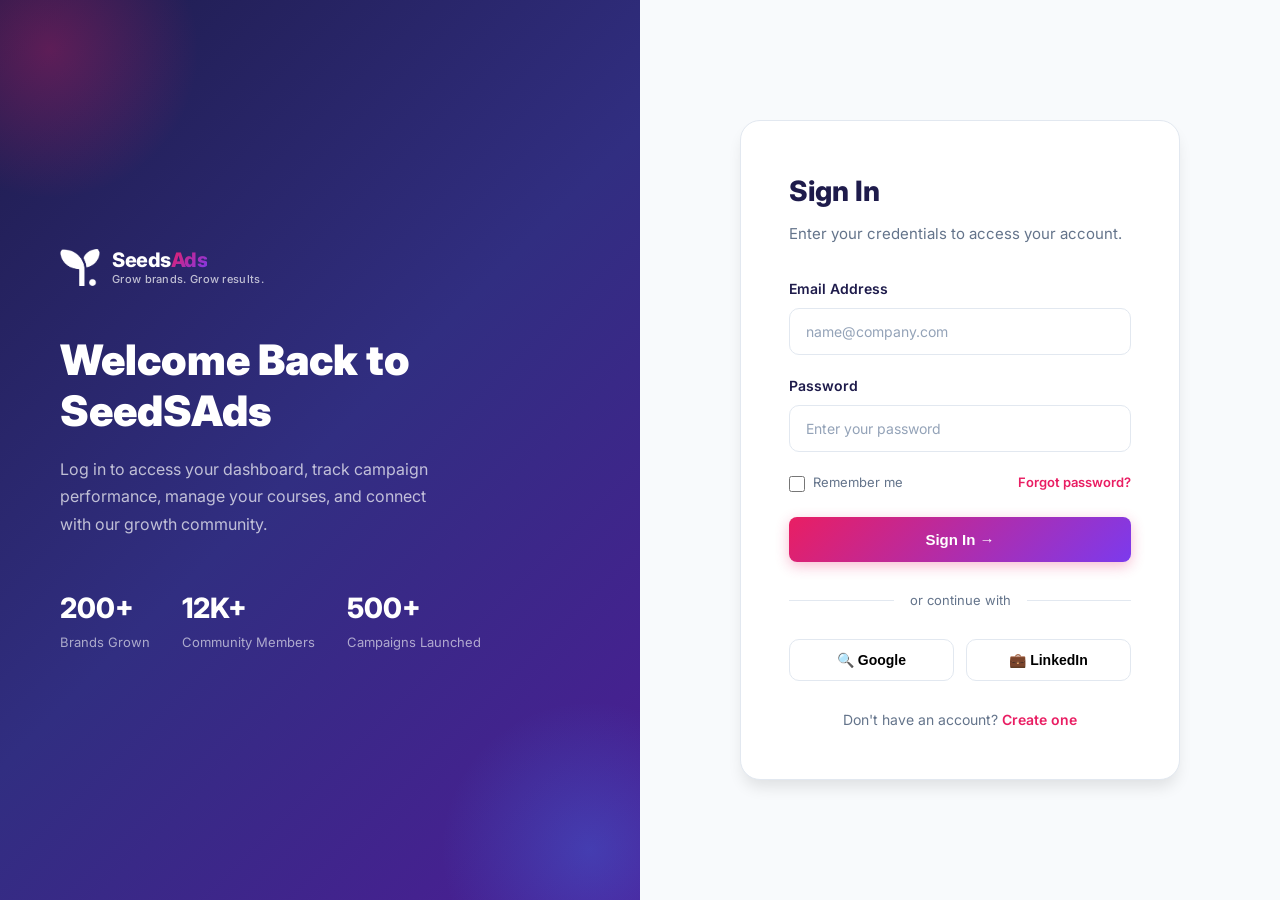
<file: login.html>
<!DOCTYPE html>
<html lang="en">
<head>
<meta charset="UTF-8">
<meta name="viewport" content="width=device-width, initial-scale=1.0">
<title>Login — SeedSAds</title>
<link rel="stylesheet" href="css/style.css">
<style>
.auth-page{min-height:100vh;display:grid;grid-template-columns:1fr 1fr}
.auth-left{background:linear-gradient(135deg,#1E1B4B 0%,#312E81 50%,#4C1D95 100%);display:flex;flex-direction:column;justify-content:center;padding:60px;color:white;position:relative;overflow:hidden}
.auth-left::before{content:"";position:absolute;top:-100px;left:-100px;width:300px;height:300px;background:radial-gradient(circle,rgba(233,30,99,0.3),transparent 70%)}
.auth-left::after{content:"";position:absolute;bottom:-100px;right:-100px;width:300px;height:300px;background:radial-gradient(circle,rgba(59,130,246,0.3),transparent 70%)}
.auth-left-content{position:relative;z-index:1}
.auth-left .logo-text{color:white}
.auth-left h1{font-size:42px;font-weight:900;margin:48px 0 20px;line-height:1.2}
.auth-left p{font-size:16px;color:rgba(255,255,255,0.7);line-height:1.7;max-width:400px}
.auth-stats{display:flex;gap:32px;margin-top:48px}
.auth-stat h3{font-size:28px;font-weight:800}
.auth-stat p{font-size:13px;color:rgba(255,255,255,0.6)}
.auth-right{display:flex;align-items:center;justify-content:center;padding:60px;background:var(--bg-light)}
.auth-box{background:var(--white);border-radius:20px;padding:48px;width:100%;max-width:440px;border:1px solid #E2E8F0;box-shadow:var(--shadow-lg)}
.auth-box h2{font-size:28px;font-weight:800;margin-bottom:8px}
.auth-box>p{color:var(--gray-text);margin-bottom:32px;font-size:15px}
.auth-box .form-group{margin-bottom:20px}
.auth-box .form-group label{display:block;font-size:14px;font-weight:600;color:var(--dark-text);margin-bottom:8px}
.auth-box .form-group input{width:100%;padding:14px 16px;border:1.5px solid #E2E8F0;border-radius:10px;font-size:14px;font-family:inherit;transition:all 0.2s}
.auth-box .form-group input:focus{outline:none;border-color:var(--primary-purple);box-shadow:0 0 0 3px rgba(124,58,237,0.1)}
.auth-box .form-group input::placeholder{color:#94A3B8}
.forgot-password{display:flex;justify-content:space-between;align-items:center;margin-bottom:24px;font-size:13px}
.forgot-password a{color:var(--primary-pink);font-weight:600}
.btn-full{width:100%;justify-content:center;padding:14px;font-size:15px}
.auth-divider{display:flex;align-items:center;gap:16px;margin:28px 0;color:var(--gray-text);font-size:13px}
.auth-divider::before,.auth-divider::after{content:"";flex:1;height:1px;background:#E2E8F0}
.social-login{display:grid;grid-template-columns:1fr 1fr;gap:12px}
.social-btn{display:flex;align-items:center;justify-content:center;gap:8px;padding:12px;border-radius:10px;border:1.5px solid #E2E8F0;background:white;font-size:14px;font-weight:600;cursor:pointer;transition:all 0.2s}
.social-btn:hover{border-color:var(--primary-purple)}
.auth-footer{text-align:center;margin-top:28px;font-size:14px;color:var(--gray-text)}
.auth-footer a{color:var(--primary-pink);font-weight:600}
@media(max-width:900px){.auth-page{grid-template-columns:1fr}.auth-left{display:none}.auth-right{padding:40px 24px}}
</style>
</head>
<body>
<div class="auth-page">
<div class="auth-left">
<div class="auth-left-content">
<a href="index.html" class="logo">
<img src="images/logo-icon.png" alt="SeedSAds" class="logo-icon-img" onerror="this.style.display='none'" style="filter:brightness(0) invert(1);">
<div class="logo-text-block">
<span class="logo-brand" style="color:white;">Seeds<span>Ads</span></span>
<span class="logo-tagline" style="color:rgba(255,255,255,0.7);">Grow brands. Grow results.</span>
</div>
</a>
<h1>Welcome Back to<br>SeedSAds</h1>
<p>Log in to access your dashboard, track campaign performance, manage your courses, and connect with our growth community.</p>
<div class="auth-stats">
<div class="auth-stat"><h3>200+</h3><p>Brands Grown</p></div>
<div class="auth-stat"><h3>12K+</h3><p>Community Members</p></div>
<div class="auth-stat"><h3>500+</h3><p>Campaigns Launched</p></div>
</div>
</div>
</div>
<div class="auth-right">
<div class="auth-box">
<h2>Sign In</h2>
<p>Enter your credentials to access your account.</p>
<form>
<div class="form-group">
<label>Email Address</label>
<input type="email" placeholder="name@company.com" required>
</div>
<div class="form-group">
<label>Password</label>
<input type="password" placeholder="Enter your password" required>
</div>
<div class="forgot-password">
<label class="checkbox-group" style="display:flex;align-items:center;gap:8px;margin:0;">
<input type="checkbox" style="width:16px;height:16px;accent-color:var(--primary-pink);">
<span style="font-size:13px;color:var(--gray-text);">Remember me</span>
</label>
<a href="#">Forgot password?</a>
</div>
<button type="submit" class="btn btn-primary btn-full">Sign In →</button>
</form>
<div class="auth-divider">or continue with</div>
<div class="social-login">
<button class="social-btn">🔍 Google</button>
<button class="social-btn">💼 LinkedIn</button>
</div>
<div class="auth-footer">
Don't have an account? <a href="get-started.html">Create one</a>
</div>
</div>
</div>
</div>
</body></html>
</file>
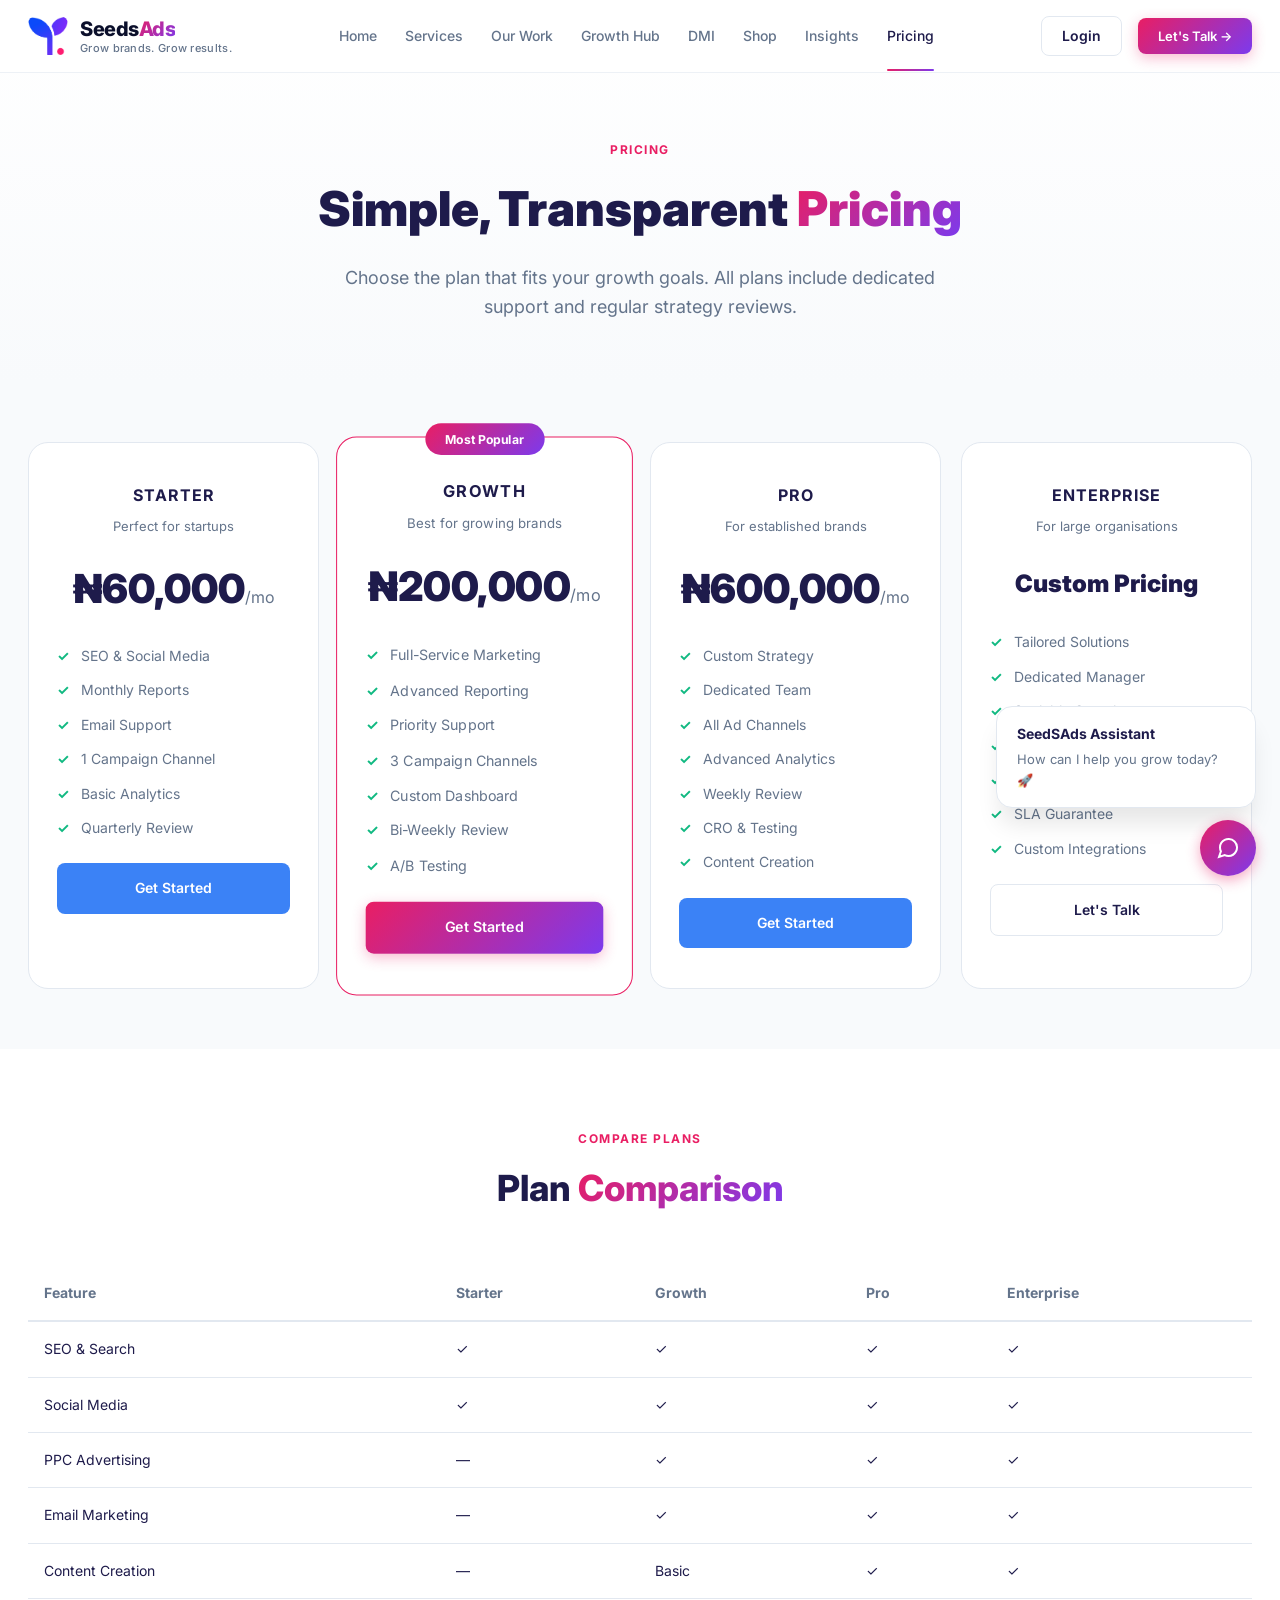
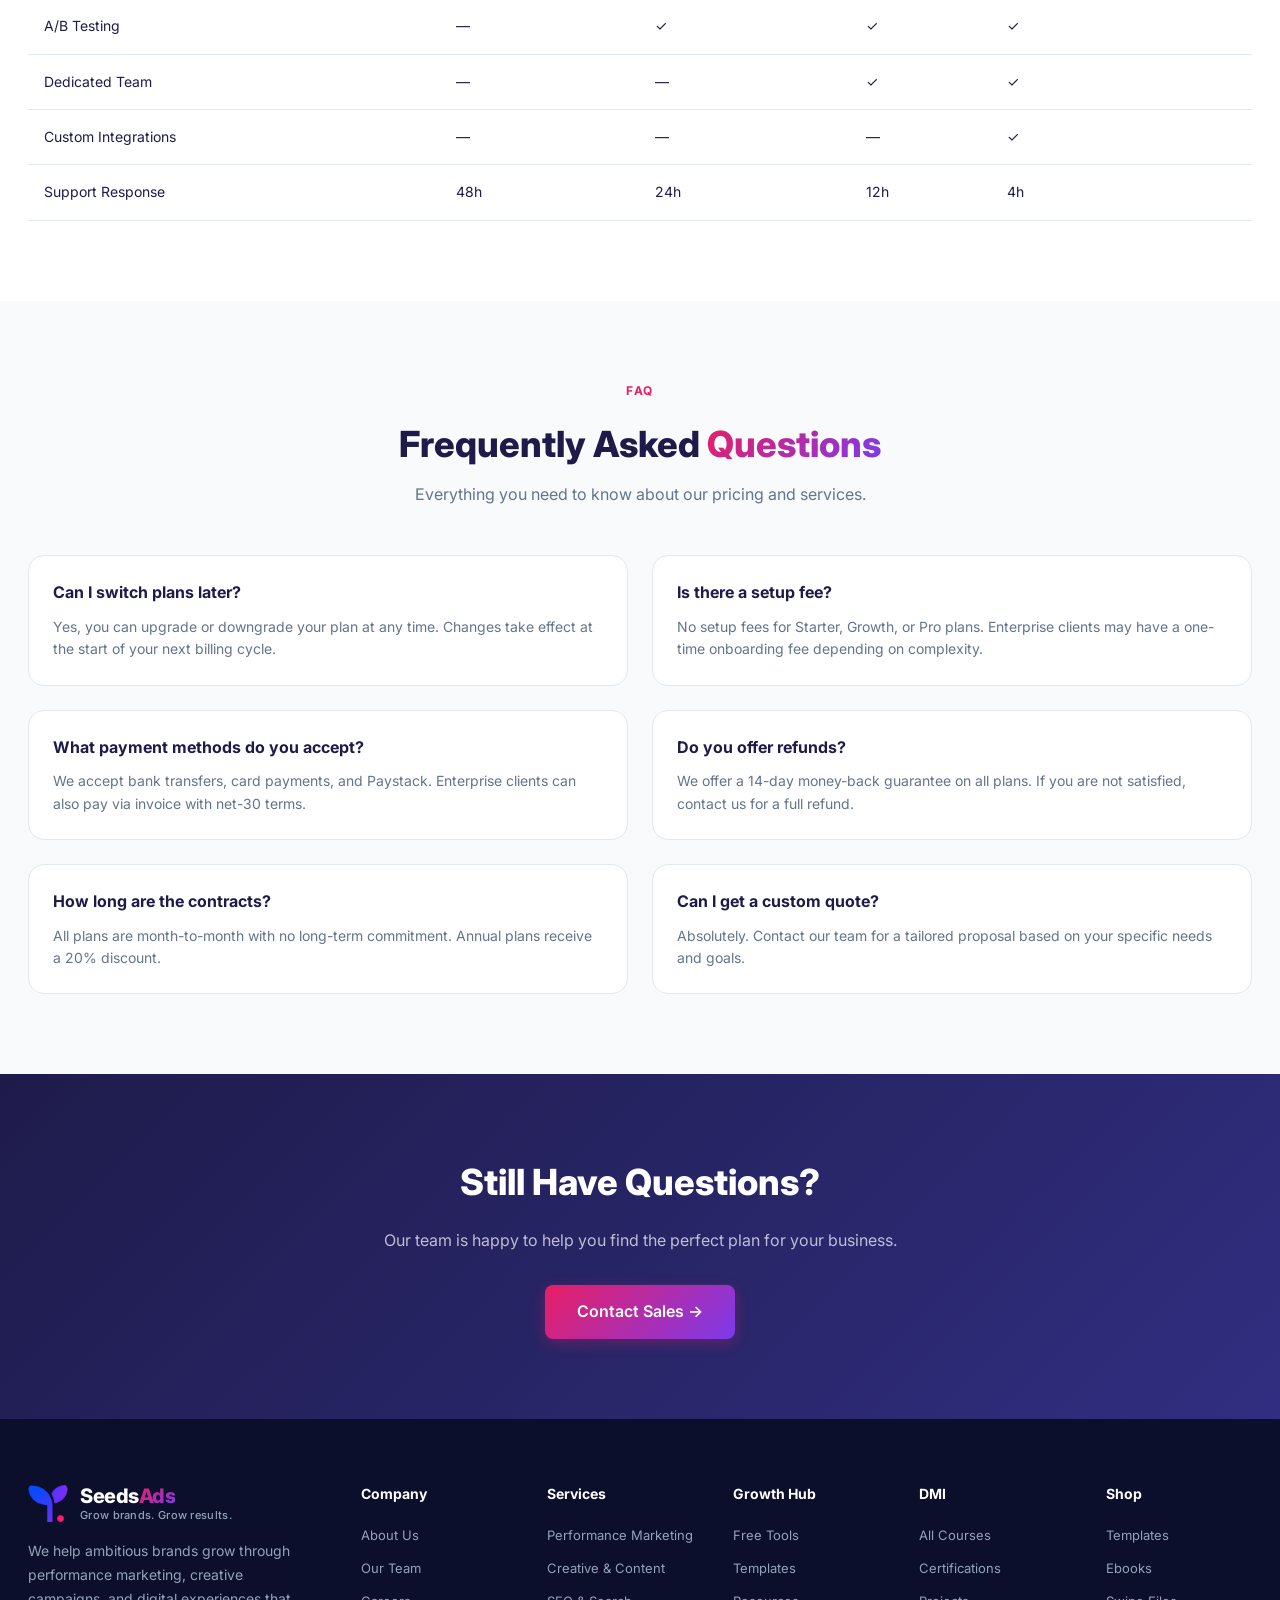
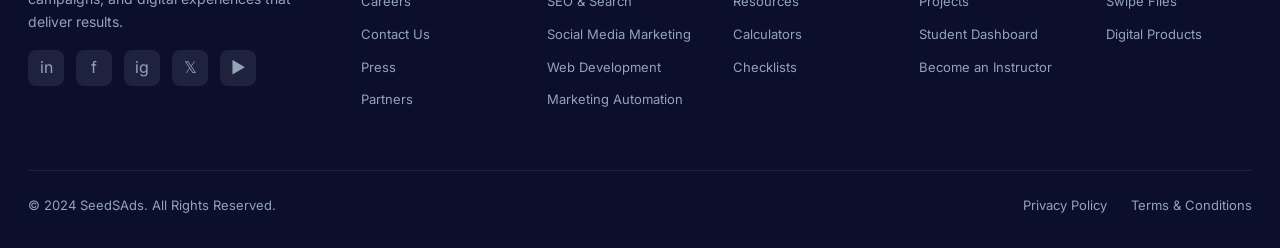
<file: pricing.html>
<!DOCTYPE html>
<html lang="en">
<head>
<meta charset="UTF-8">
<meta name="viewport" content="width=device-width, initial-scale=1.0">
<title>Pricing — SeedSAds</title>
<link rel="stylesheet" href="css/style.css">
<style>
.page-hero{padding:140px 0 60px;background:linear-gradient(180deg,#FFFFFF 0%,#F8FAFC 100%);text-align:center}
.page-hero h1{font-size:48px;font-weight:900;margin-bottom:16px}
.page-hero p{font-size:18px;color:var(--gray-text);max-width:600px;margin:0 auto}
.pricing-detail{padding:60px 0;background:var(--bg-light)}
.pricing-detail-grid{display:grid;grid-template-columns:repeat(4,1fr);gap:20px}
.pricing-detail-card{background:var(--white);border-radius:20px;padding:40px 28px;border:1px solid #E2E8F0;text-align:center;transition:all 0.3s}
.pricing-detail-card:hover{box-shadow:var(--shadow-lg)}
.pricing-detail-card.featured{border-color:var(--primary-pink);position:relative;transform:scale(1.02)}
.pricing-detail-card.featured::before{content:"Most Popular";position:absolute;top:-14px;left:50%;transform:translateX(-50%);background:var(--gradient-pink-purple);color:white;padding:6px 20px;border-radius:20px;font-size:12px;font-weight:700}
.pricing-detail-card h3{font-size:16px;font-weight:700;text-transform:uppercase;letter-spacing:1px;margin-bottom:8px}
.pricing-detail-card .desc{font-size:13px;color:var(--gray-text);margin-bottom:20px}
.pricing-detail-card .price{font-size:40px;font-weight:900;color:var(--dark-text);margin:16px 0}
.pricing-detail-card .price span{font-size:16px;font-weight:400;color:var(--gray-text)}
.pricing-detail-card ul{text-align:left;margin:24px 0}
.pricing-detail-card ul li{font-size:14px;color:var(--gray-text);margin-bottom:12px;padding-left:24px;position:relative}
.pricing-detail-card ul li::before{content:"✓";position:absolute;left:0;color:#10B981;font-weight:700}
.pricing-detail-card .btn{width:100%;justify-content:center;padding:14px}
.compare-section{padding:80px 0;background:var(--white);overflow-x:auto}
.compare-table{width:100%;border-collapse:collapse;min-width:600px}
.compare-table th{padding:16px;text-align:left;font-size:14px;font-weight:700;color:var(--gray-text);border-bottom:2px solid #E2E8F0}
.compare-table td{padding:16px;font-size:14px;border-bottom:1px solid #E2E8F0}
.compare-table tr:hover{background:var(--bg-light)}
.faq-section{padding:80px 0;background:var(--bg-light)}
.faq-grid{display:grid;grid-template-columns:repeat(2,1fr);gap:24px;margin-top:48px}
.faq-item{background:var(--white);border-radius:16px;padding:24px;border:1px solid #E2E8F0}
.faq-item h3{font-size:16px;font-weight:700;margin-bottom:10px}
.faq-item p{font-size:14px;color:var(--gray-text);line-height:1.6}
@media(max-width:1024px){.pricing-detail-grid{grid-template-columns:repeat(2,1fr)}}@media(max-width:768px){.page-hero h1{font-size:32px}.pricing-detail-grid{grid-template-columns:1fr}.faq-grid{grid-template-columns:1fr}.pricing-detail-card.featured{transform:none}}
</style>
</head>
<body>
<nav class="navbar"><div class="container"><a href="index.html" class="logo">
<img src="images/logo-icon.png" alt="SeedSAds" class="logo-icon-img" onerror="this.style.display='none'">
<div class="logo-text-block">
<span class="logo-brand">Seeds<span>Ads</span></span>
<span class="logo-tagline">Grow brands. Grow results.</span>
</div>
</a><div class="nav-links"><a href="index.html">Home</a><a href="services.html">Services</a><a href="our-work.html">Our Work</a><a href="growth-hub.html">Growth Hub</a><a href="dmi.html">DMI</a><a href="shop.html">Shop</a><a href="insights.html">Insights</a><a href="pricing.html" class="active">Pricing</a></div><div class="nav-actions"><a href="login.html" class="login">Login</a><a href="get-started.html" class="btn btn-primary btn-sm">Let's Talk →</a></div><button class="mobile-menu-btn" onclick="toggleMenu()"><svg width="24" height="24" viewBox="0 0 24 24" fill="none" stroke="currentColor" stroke-width="2"><line x1="3" y1="6" x2="21" y2="6"/><line x1="3" y1="12" x2="21" y2="12"/><line x1="3" y1="18" x2="21" y2="18"/></svg></button></div></nav>
<div class="mobile-menu" id="mobileMenu"><a href="index.html">Home</a><a href="services.html">Services</a><a href="our-work.html">Our Work</a><a href="growth-hub.html">Growth Hub</a><a href="dmi.html">DMI</a><a href="shop.html">Shop</a><a href="insights.html">Insights</a><a href="pricing.html">Pricing</a><a href="login.html">Login</a><a href="get-started.html" class="btn btn-primary" style="margin-top:16px">Let's Talk →</a></div>

<section class="page-hero"><div class="container"><div class="section-label">Pricing</div><h1>Simple, Transparent <span class="gradient-text">Pricing</span></h1><p>Choose the plan that fits your growth goals. All plans include dedicated support and regular strategy reviews.</p></div></section>

<section class="pricing-detail"><div class="container">
<div class="pricing-detail-grid">
<div class="pricing-detail-card"><h3>Starter</h3><p class="desc">Perfect for startups</p><div class="price">₦60,000<span>/mo</span></div><ul><li>SEO & Social Media</li><li>Monthly Reports</li><li>Email Support</li><li>1 Campaign Channel</li><li>Basic Analytics</li><li>Quarterly Review</li></ul><a href="get-started.html" class="btn btn-blue">Get Started</a></div>
<div class="pricing-detail-card featured"><h3>Growth</h3><p class="desc">Best for growing brands</p><div class="price">₦200,000<span>/mo</span></div><ul><li>Full-Service Marketing</li><li>Advanced Reporting</li><li>Priority Support</li><li>3 Campaign Channels</li><li>Custom Dashboard</li><li>Bi-Weekly Review</li><li>A/B Testing</li></ul><a href="get-started.html" class="btn btn-primary">Get Started</a></div>
<div class="pricing-detail-card"><h3>Pro</h3><p class="desc">For established brands</p><div class="price">₦600,000<span>/mo</span></div><ul><li>Custom Strategy</li><li>Dedicated Team</li><li>All Ad Channels</li><li>Advanced Analytics</li><li>Weekly Review</li><li>CRO & Testing</li><li>Content Creation</li></ul><a href="get-started.html" class="btn btn-blue">Get Started</a></div>
<div class="pricing-detail-card"><h3>Enterprise</h3><p class="desc">For large organisations</p><div class="price" style="font-size:24px;margin:28px 0;">Custom Pricing</div><ul><li>Tailored Solutions</li><li>Dedicated Manager</li><li>Scalable Growth</li><li>White-Label Reports</li><li>API Access</li><li>SLA Guarantee</li><li>Custom Integrations</li></ul><a href="get-started.html" class="btn btn-outline">Let's Talk</a></div>
</div>
</div></section>

<section class="compare-section"><div class="container"><div style="text-align:center;margin-bottom:48px;"><div class="section-label">Compare Plans</div><h2 style="font-size:36px;font-weight:800;">Plan <span class="gradient-text">Comparison</span></h2></div>
<table class="compare-table">
<tr><th>Feature</th><th>Starter</th><th>Growth</th><th>Pro</th><th>Enterprise</th></tr>
<tr><td>SEO & Search</td><td>✓</td><td>✓</td><td>✓</td><td>✓</td></tr>
<tr><td>Social Media</td><td>✓</td><td>✓</td><td>✓</td><td>✓</td></tr>
<tr><td>PPC Advertising</td><td>—</td><td>✓</td><td>✓</td><td>✓</td></tr>
<tr><td>Email Marketing</td><td>—</td><td>✓</td><td>✓</td><td>✓</td></tr>
<tr><td>Content Creation</td><td>—</td><td>Basic</td><td>✓</td><td>✓</td></tr>
<tr><td>A/B Testing</td><td>—</td><td>✓</td><td>✓</td><td>✓</td></tr>
<tr><td>Dedicated Team</td><td>—</td><td>—</td><td>✓</td><td>✓</td></tr>
<tr><td>Custom Integrations</td><td>—</td><td>—</td><td>—</td><td>✓</td></tr>
<tr><td>Support Response</td><td>48h</td><td>24h</td><td>12h</td><td>4h</td></tr>
</table>
</div></section>

<section class="faq-section"><div class="container"><div style="text-align:center;margin-bottom:16px;"><div class="section-label">FAQ</div></div><h2 style="text-align:center;font-size:36px;font-weight:800;margin-bottom:8px;">Frequently Asked <span class="gradient-text">Questions</span></h2><p style="text-align:center;color:var(--gray-text);max-width:500px;margin:0 auto 48px;">Everything you need to know about our pricing and services.</p>
<div class="faq-grid">
<div class="faq-item"><h3>Can I switch plans later?</h3><p>Yes, you can upgrade or downgrade your plan at any time. Changes take effect at the start of your next billing cycle.</p></div>
<div class="faq-item"><h3>Is there a setup fee?</h3><p>No setup fees for Starter, Growth, or Pro plans. Enterprise clients may have a one-time onboarding fee depending on complexity.</p></div>
<div class="faq-item"><h3>What payment methods do you accept?</h3><p>We accept bank transfers, card payments, and Paystack. Enterprise clients can also pay via invoice with net-30 terms.</p></div>
<div class="faq-item"><h3>Do you offer refunds?</h3><p>We offer a 14-day money-back guarantee on all plans. If you are not satisfied, contact us for a full refund.</p></div>
<div class="faq-item"><h3>How long are the contracts?</h3><p>All plans are month-to-month with no long-term commitment. Annual plans receive a 20% discount.</p></div>
<div class="faq-item"><h3>Can I get a custom quote?</h3><p>Absolutely. Contact our team for a tailored proposal based on your specific needs and goals.</p></div>
</div>
</div></section>

<section style="padding:80px 0;background:linear-gradient(135deg,#1E1B4B 0%,#312E81 100%);text-align:center;color:white;"><div class="container"><h2 style="font-size:36px;font-weight:800;margin-bottom:16px;">Still Have Questions?</h2><p style="font-size:16px;color:rgba(255,255,255,0.7);margin-bottom:32px;">Our team is happy to help you find the perfect plan for your business.</p><a href="get-started.html" class="btn btn-primary" style="font-size:16px;padding:14px 32px;">Contact Sales →</a></div></section>

<footer class="footer"><div class="container"><div class="footer-grid"><div class="footer-brand"><a href="index.html" class="logo" style="margin-bottom:16px;">
<img src="images/logo-icon.png" alt="SeedSAds" class="logo-icon-img" onerror="this.style.display='none'">
<div class="logo-text-block">
<span class="logo-brand">Seeds<span>Ads</span></span>
<span class="logo-tagline">Grow brands. Grow results.</span>
</div>
</a><p>We help ambitious brands grow through performance marketing, creative campaigns, and digital experiences that deliver results.</p><div class="footer-social"><a href="#">in</a><a href="#">f</a><a href="#">ig</a><a href="#">𝕏</a><a href="#">▶</a></div></div><div class="footer-col"><h4>Company</h4><a href="get-started.html">About Us</a><a href="get-started.html">Our Team</a><a href="get-started.html">Careers</a><a href="get-started.html">Contact Us</a><a href="get-started.html">Press</a><a href="get-started.html">Partners</a></div><div class="footer-col"><h4>Services</h4><a href="services.html">Performance Marketing</a><a href="services.html">Creative & Content</a><a href="services.html">SEO & Search</a><a href="services.html">Social Media Marketing</a><a href="services.html">Web Development</a><a href="services.html">Marketing Automation</a></div><div class="footer-col"><h4>Growth Hub</h4><a href="growth-hub.html">Free Tools</a><a href="growth-hub.html">Templates</a><a href="growth-hub.html">Resources</a><a href="growth-hub.html">Calculators</a><a href="growth-hub.html">Checklists</a></div><div class="footer-col"><h4>DMI</h4><a href="dmi.html">All Courses</a><a href="dmi.html">Certifications</a><a href="dmi.html">Projects</a><a href="dmi.html">Student Dashboard</a><a href="dmi.html">Become an Instructor</a></div><div class="footer-col"><h4>Shop</h4><a href="shop.html">Templates</a><a href="shop.html">Ebooks</a><a href="shop.html">Swipe Files</a><a href="shop.html">Digital Products</a></div></div><div class="footer-bottom"><p>© 2024 SeedSAds. All Rights Reserved.</p><div style="display:flex;gap:24px;"><a href="#">Privacy Policy</a><a href="#">Terms & Conditions</a></div></div></div></footer>
<div class="chat-widget"><div class="chat-bubble"><h4>SeedSAds Assistant</h4><p>How can I help you grow today? 🚀</p></div><a href="chat.html" class="chat-btn" aria-label="Open chat"><svg width="24" height="24" viewBox="0 0 24 24" fill="none" stroke="currentColor" stroke-width="2"><path d="M21 11.5a8.38 8.38 0 0 1-.9 3.8 8.5 8.5 0 0 1-7.6 4.7 8.38 8.38 0 0 1-3.8-.9L3 21l1.9-5.7a8.38 8.38 0 0 1-.9-3.8 8.5 8.5 0 0 1 4.7-7.6 8.38 8.38 0 0 1 3.8-.9h.5a8.48 8.48 0 0 1 8 8v.5z"/></svg></a></div>
<script>function toggleMenu(){document.getElementById('mobileMenu').classList.toggle('active');}window.addEventListener('scroll',function(){const n=document.querySelector('.navbar');n.style.boxShadow=window.scrollY>50?'0 4px 20px rgba(0,0,0,0.08)':'none';});</script>
</body></html>
</file>
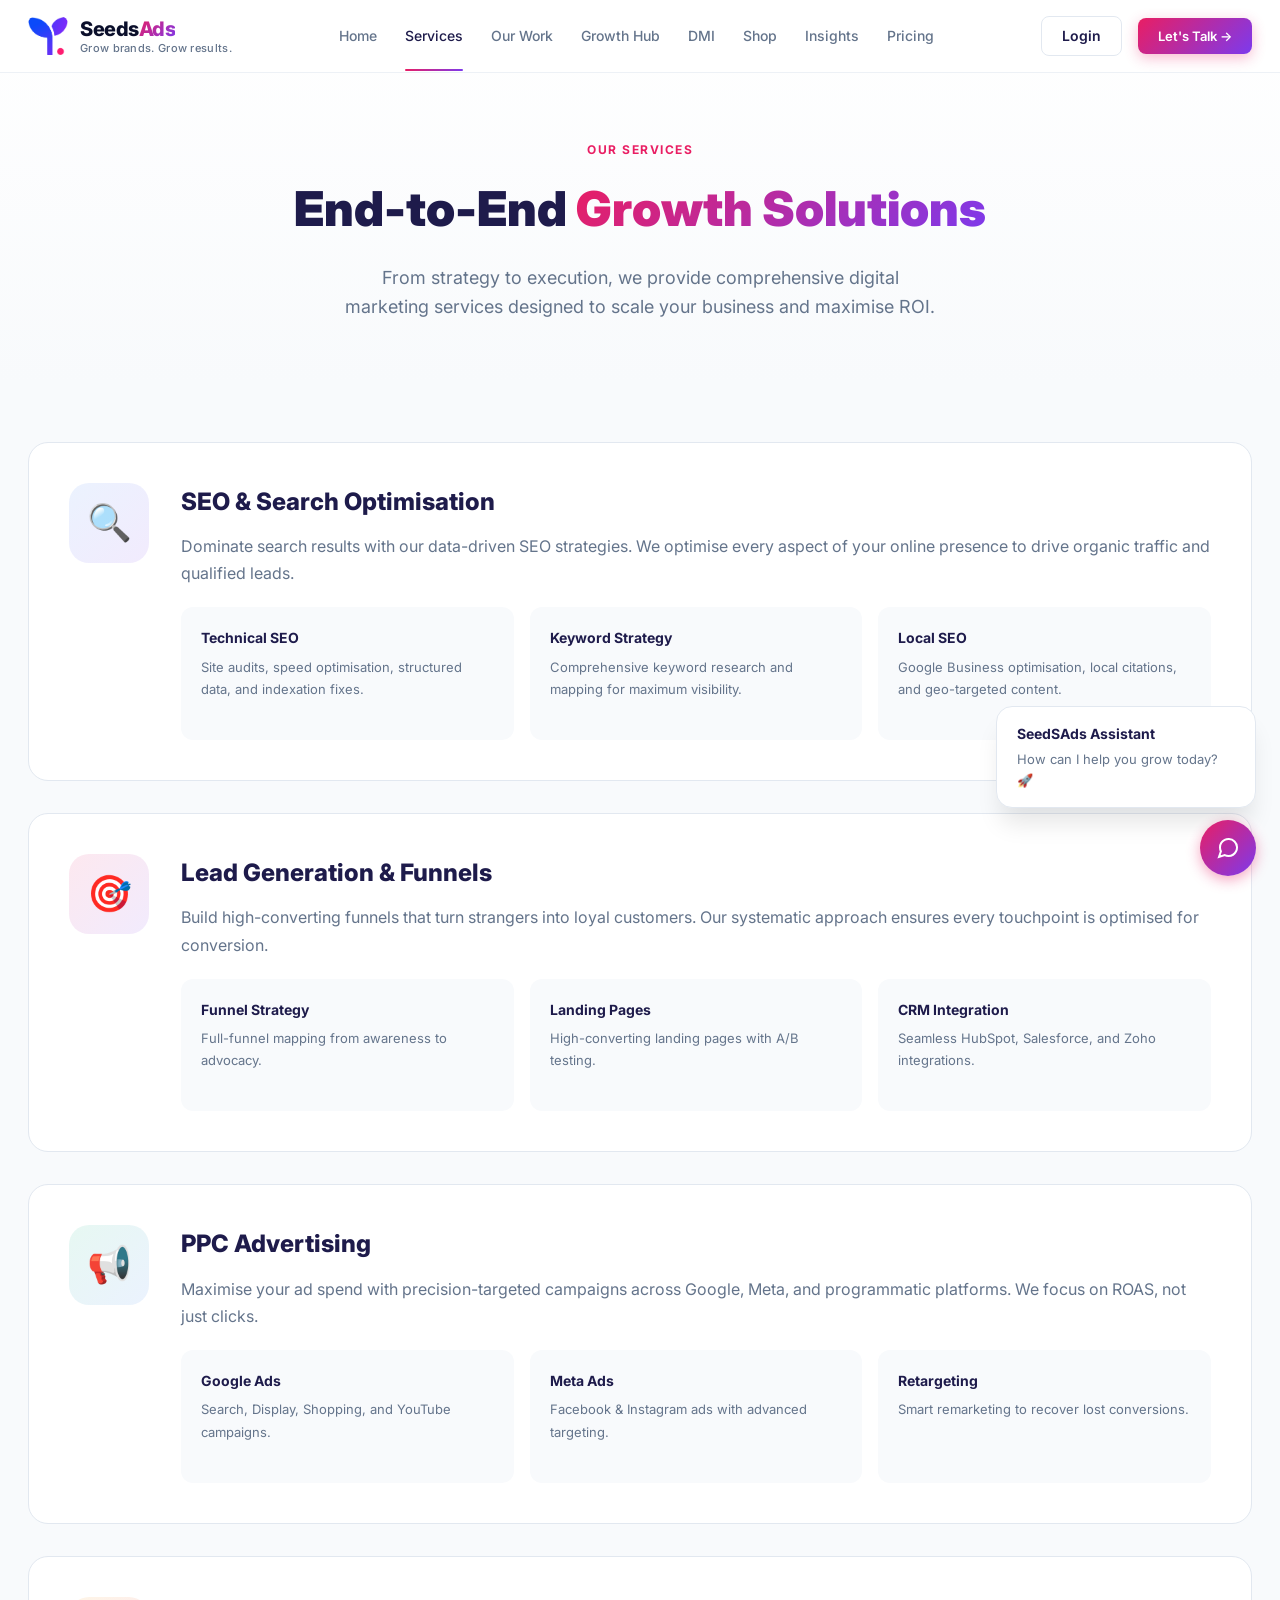
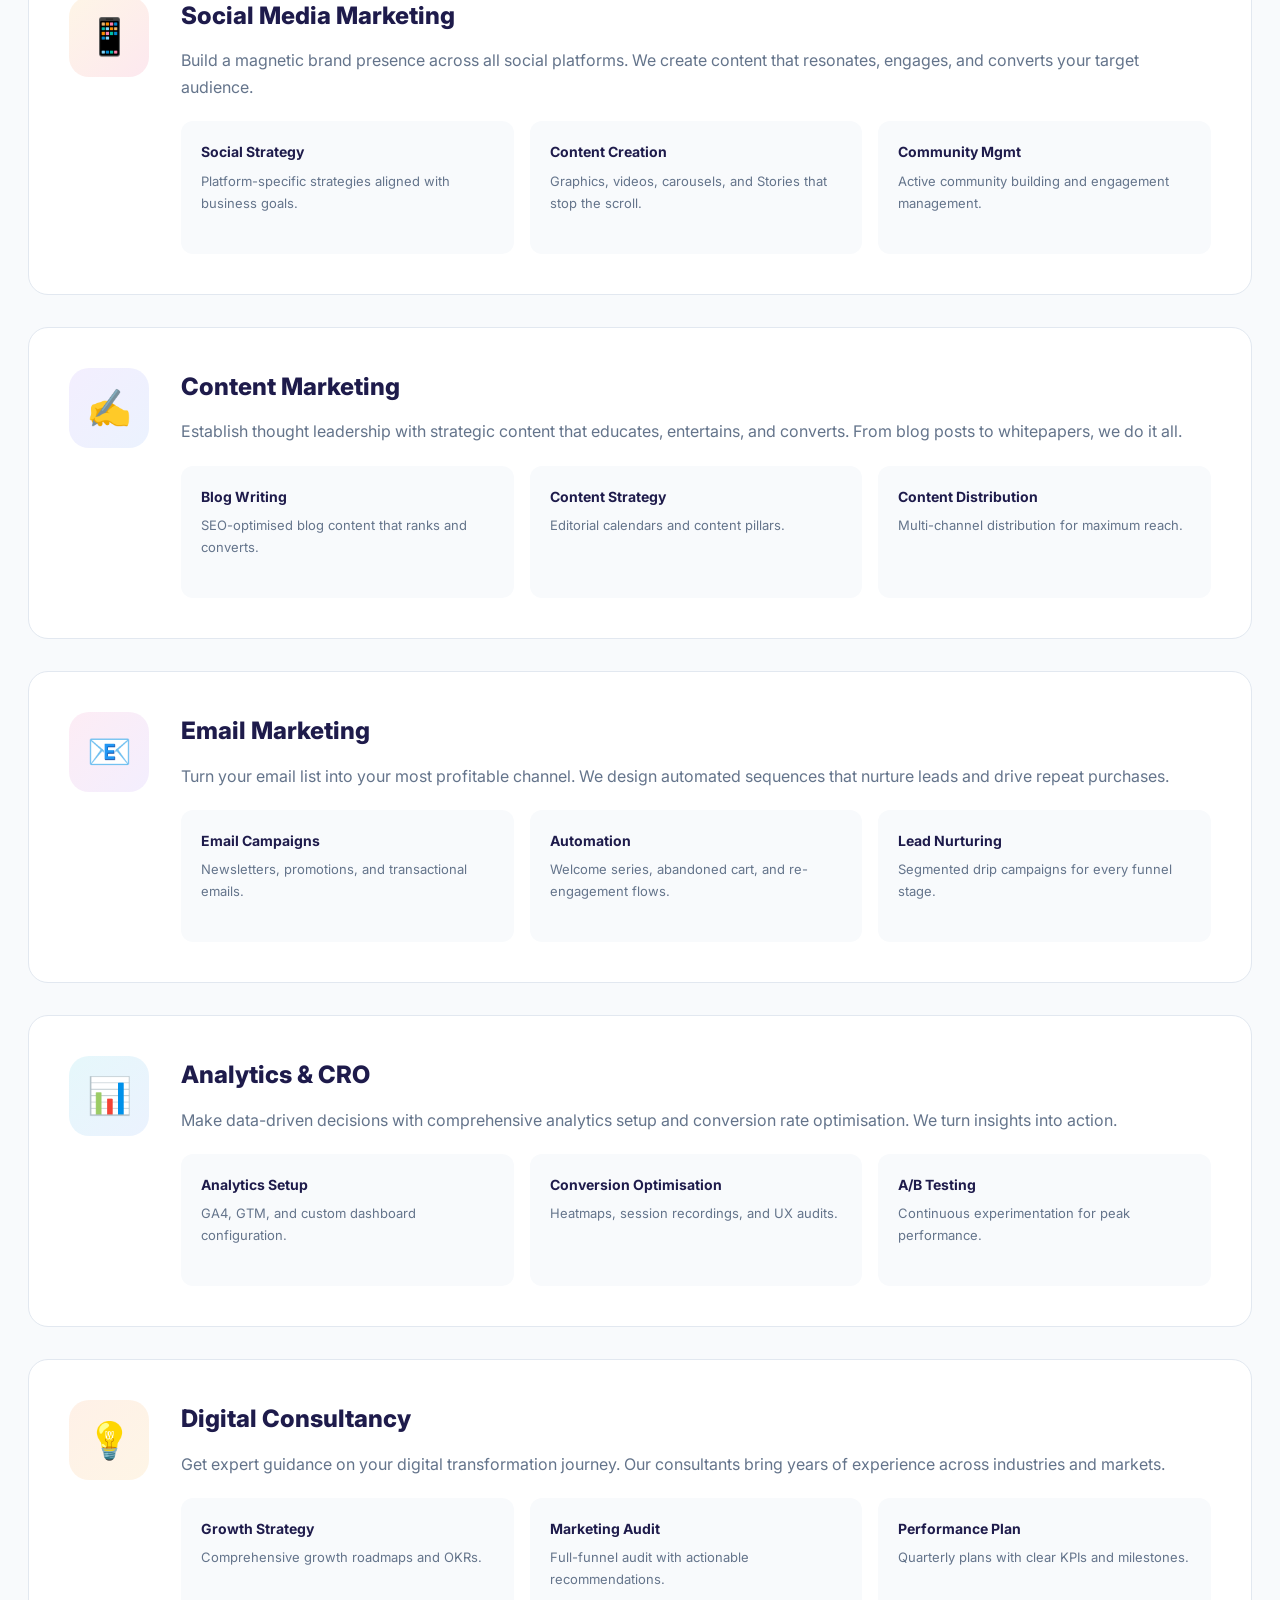
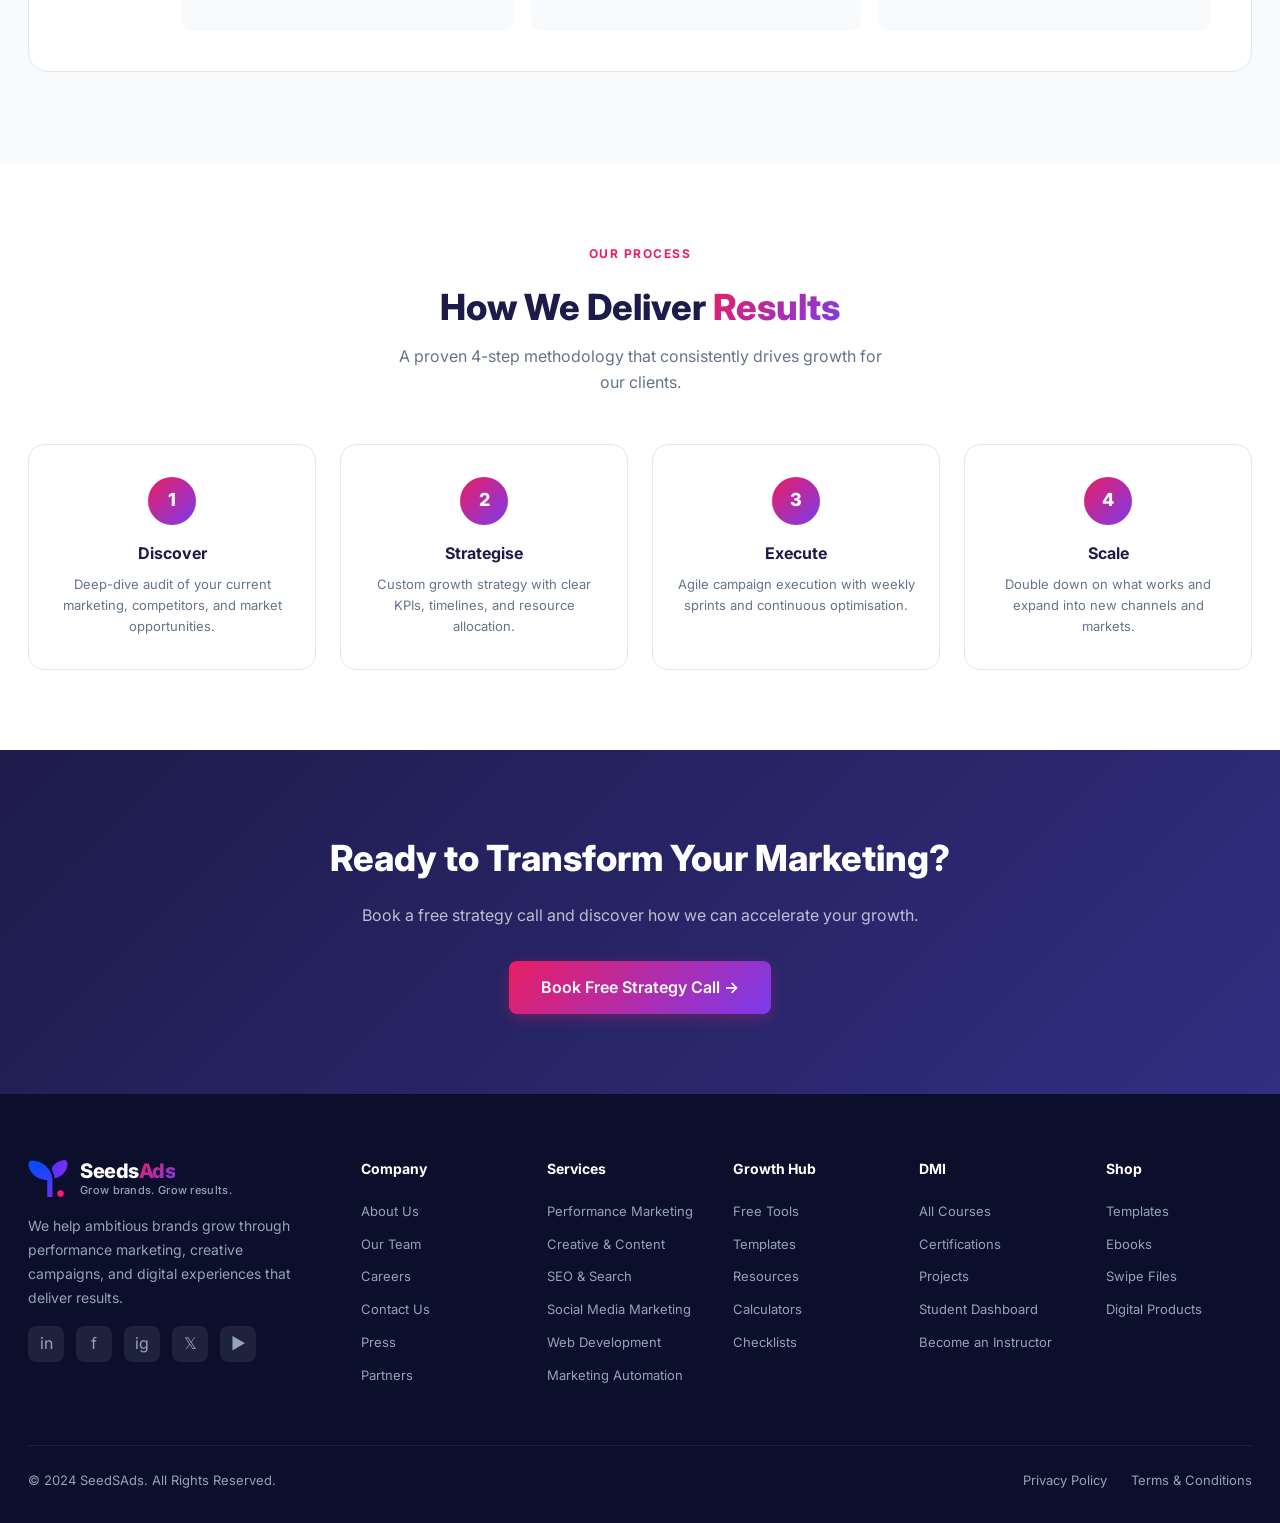
<file: services.html>
<!DOCTYPE html>
<html lang="en">
<head>
<meta charset="UTF-8">
<meta name="viewport" content="width=device-width, initial-scale=1.0">
<title>Services — SeedSAds</title>
<link rel="stylesheet" href="css/style.css">
<style>
.page-hero{padding:140px 0 60px;background:linear-gradient(180deg,#FFFFFF 0%,#F8FAFC 100%);text-align:center}
.page-hero h1{font-size:48px;font-weight:900;margin-bottom:16px}
.page-hero p{font-size:18px;color:var(--gray-text);max-width:600px;margin:0 auto}
.services-detail{padding:60px 0;background:var(--bg-light)}
.service-detail-card{background:var(--white);border-radius:20px;padding:40px;margin-bottom:32px;border:1px solid #E2E8F0;display:grid;grid-template-columns:80px 1fr;gap:32px;align-items:start;transition:all 0.3s}
.service-detail-card:hover{box-shadow:var(--shadow-lg)}
.service-detail-icon{width:80px;height:80px;border-radius:20px;display:flex;align-items:center;justify-content:center;font-size:36px;flex-shrink:0}
.service-detail-content h2{font-size:24px;font-weight:800;margin-bottom:12px}
.service-detail-content p{color:var(--gray-text);margin-bottom:20px;line-height:1.7}
.service-features{display:grid;grid-template-columns:repeat(3,1fr);gap:16px}
.service-feature{background:var(--bg-light);border-radius:12px;padding:20px}
.service-feature h4{font-size:14px;font-weight:700;margin-bottom:6px}
.service-feature p{font-size:13px;color:var(--gray-text)}
.process-section{padding:80px 0;background:var(--white)}
.process-grid{display:grid;grid-template-columns:repeat(4,1fr);gap:24px;margin-top:48px}
.process-step{text-align:center;padding:32px 24px;border-radius:16px;border:1px solid #E2E8F0;transition:all 0.3s}
.process-step:hover{box-shadow:var(--shadow-lg);transform:translateY(-4px)}
.process-step .step-num{width:48px;height:48px;border-radius:50%;background:var(--gradient-pink-purple);color:white;display:flex;align-items:center;justify-content:center;font-size:18px;font-weight:800;margin:0 auto 16px}
.process-step h3{font-size:16px;font-weight:700;margin-bottom:8px}
.process-step p{font-size:13px;color:var(--gray-text)}
.cta-services{padding:80px 0;background:linear-gradient(135deg,#1E1B4B 0%,#312E81 100%);text-align:center;color:white}
.cta-services h2{font-size:36px;font-weight:800;margin-bottom:16px}
.cta-services p{font-size:16px;color:rgba(255,255,255,0.7);margin-bottom:32px}
@media(max-width:1024px){.service-features{grid-template-columns:repeat(2,1fr)}}@media(max-width:768px){.page-hero h1{font-size:32px}.service-detail-card{grid-template-columns:1fr;text-align:center}.service-features{grid-template-columns:1fr}.process-grid{grid-template-columns:repeat(2,1fr)}}@media(max-width:480px){.service-detail-card{padding:28px}.process-grid{grid-template-columns:1fr}.cta-services h2{font-size:28px}}
</style>
</head>
<body>
<nav class="navbar">
<div class="container">
<a href="index.html" class="logo">
<img src="images/logo-icon.png" alt="SeedSAds" class="logo-icon-img" onerror="this.style.display='none'">
<div class="logo-text-block">
<span class="logo-brand">Seeds<span>Ads</span></span>
<span class="logo-tagline">Grow brands. Grow results.</span>
</div>
</a>
<div class="nav-links">
<a href="index.html">Home</a>
<a href="services.html" class="active">Services</a>
<a href="our-work.html">Our Work</a>
<a href="growth-hub.html">Growth Hub</a>
<a href="dmi.html">DMI</a>
<a href="shop.html">Shop</a>
<a href="insights.html">Insights</a>
<a href="pricing.html">Pricing</a>
</div>
<div class="nav-actions">
<a href="login.html" class="login">Login</a>
<a href="get-started.html" class="btn btn-primary btn-sm">Let's Talk →</a>
</div>
<button class="mobile-menu-btn" onclick="toggleMenu()">
<svg width="24" height="24" viewBox="0 0 24 24" fill="none" stroke="currentColor" stroke-width="2"><line x1="3" y1="6" x2="21" y2="6"/><line x1="3" y1="12" x2="21" y2="12"/><line x1="3" y1="18" x2="21" y2="18"/></svg>
</button>
</div>
</nav>
<div class="mobile-menu" id="mobileMenu">
<a href="index.html">Home</a>
<a href="services.html">Services</a>
<a href="our-work.html">Our Work</a>
<a href="growth-hub.html">Growth Hub</a>
<a href="dmi.html">DMI</a>
<a href="shop.html">Shop</a>
<a href="insights.html">Insights</a>
<a href="pricing.html">Pricing</a>
<a href="login.html">Login</a>
<a href="get-started.html" class="btn btn-primary" style="margin-top:16px">Let's Talk →</a>
</div>

<section class="page-hero">
<div class="container">
<div class="section-label">Our Services</div>
<h1>End-to-End <span class="gradient-text">Growth Solutions</span></h1>
<p>From strategy to execution, we provide comprehensive digital marketing services designed to scale your business and maximise ROI.</p>
</div>
</section>

<section class="services-detail">
<div class="container">
<div class="service-detail-card">
<div class="service-detail-icon" style="background:linear-gradient(135deg,rgba(59,130,246,0.1),rgba(124,58,237,0.1));">🔍</div>
<div class="service-detail-content">
<h2>SEO & Search Optimisation</h2>
<p>Dominate search results with our data-driven SEO strategies. We optimise every aspect of your online presence to drive organic traffic and qualified leads.</p>
<div class="service-features">
<div class="service-feature"><h4>Technical SEO</h4><p>Site audits, speed optimisation, structured data, and indexation fixes.</p></div>
<div class="service-feature"><h4>Keyword Strategy</h4><p>Comprehensive keyword research and mapping for maximum visibility.</p></div>
<div class="service-feature"><h4>Local SEO</h4><p>Google Business optimisation, local citations, and geo-targeted content.</p></div>
</div>
</div>
</div>

<div class="service-detail-card">
<div class="service-detail-icon" style="background:linear-gradient(135deg,rgba(233,30,99,0.1),rgba(124,58,237,0.1));">🎯</div>
<div class="service-detail-content">
<h2>Lead Generation & Funnels</h2>
<p>Build high-converting funnels that turn strangers into loyal customers. Our systematic approach ensures every touchpoint is optimised for conversion.</p>
<div class="service-features">
<div class="service-feature"><h4>Funnel Strategy</h4><p>Full-funnel mapping from awareness to advocacy.</p></div>
<div class="service-feature"><h4>Landing Pages</h4><p>High-converting landing pages with A/B testing.</p></div>
<div class="service-feature"><h4>CRM Integration</h4><p>Seamless HubSpot, Salesforce, and Zoho integrations.</p></div>
</div>
</div>
</div>

<div class="service-detail-card">
<div class="service-detail-icon" style="background:linear-gradient(135deg,rgba(16,185,129,0.1),rgba(59,130,246,0.1));">📢</div>
<div class="service-detail-content">
<h2>PPC Advertising</h2>
<p>Maximise your ad spend with precision-targeted campaigns across Google, Meta, and programmatic platforms. We focus on ROAS, not just clicks.</p>
<div class="service-features">
<div class="service-feature"><h4>Google Ads</h4><p>Search, Display, Shopping, and YouTube campaigns.</p></div>
<div class="service-feature"><h4>Meta Ads</h4><p>Facebook & Instagram ads with advanced targeting.</p></div>
<div class="service-feature"><h4>Retargeting</h4><p>Smart remarketing to recover lost conversions.</p></div>
</div>
</div>
</div>

<div class="service-detail-card">
<div class="service-detail-icon" style="background:linear-gradient(135deg,rgba(245,158,11,0.1),rgba(233,30,99,0.1));">📱</div>
<div class="service-detail-content">
<h2>Social Media Marketing</h2>
<p>Build a magnetic brand presence across all social platforms. We create content that resonates, engages, and converts your target audience.</p>
<div class="service-features">
<div class="service-feature"><h4>Social Strategy</h4><p>Platform-specific strategies aligned with business goals.</p></div>
<div class="service-feature"><h4>Content Creation</h4><p>Graphics, videos, carousels, and Stories that stop the scroll.</p></div>
<div class="service-feature"><h4>Community Mgmt</h4><p>Active community building and engagement management.</p></div>
</div>
</div>
</div>

<div class="service-detail-card">
<div class="service-detail-icon" style="background:linear-gradient(135deg,rgba(139,92,246,0.1),rgba(59,130,246,0.1));">✍️</div>
<div class="service-detail-content">
<h2>Content Marketing</h2>
<p>Establish thought leadership with strategic content that educates, entertains, and converts. From blog posts to whitepapers, we do it all.</p>
<div class="service-features">
<div class="service-feature"><h4>Blog Writing</h4><p>SEO-optimised blog content that ranks and converts.</p></div>
<div class="service-feature"><h4>Content Strategy</h4><p>Editorial calendars and content pillars.</p></div>
<div class="service-feature"><h4>Content Distribution</h4><p>Multi-channel distribution for maximum reach.</p></div>
</div>
</div>
</div>

<div class="service-detail-card">
<div class="service-detail-icon" style="background:linear-gradient(135deg,rgba(236,72,153,0.1),rgba(139,92,246,0.1));">📧</div>
<div class="service-detail-content">
<h2>Email Marketing</h2>
<p>Turn your email list into your most profitable channel. We design automated sequences that nurture leads and drive repeat purchases.</p>
<div class="service-features">
<div class="service-feature"><h4>Email Campaigns</h4><p>Newsletters, promotions, and transactional emails.</p></div>
<div class="service-feature"><h4>Automation</h4><p>Welcome series, abandoned cart, and re-engagement flows.</p></div>
<div class="service-feature"><h4>Lead Nurturing</h4><p>Segmented drip campaigns for every funnel stage.</p></div>
</div>
</div>
</div>

<div class="service-detail-card">
<div class="service-detail-icon" style="background:linear-gradient(135deg,rgba(6,182,212,0.1),rgba(59,130,246,0.1));">📊</div>
<div class="service-detail-content">
<h2>Analytics & CRO</h2>
<p>Make data-driven decisions with comprehensive analytics setup and conversion rate optimisation. We turn insights into action.</p>
<div class="service-features">
<div class="service-feature"><h4>Analytics Setup</h4><p>GA4, GTM, and custom dashboard configuration.</p></div>
<div class="service-feature"><h4>Conversion Optimisation</h4><p>Heatmaps, session recordings, and UX audits.</p></div>
<div class="service-feature"><h4>A/B Testing</h4><p>Continuous experimentation for peak performance.</p></div>
</div>
</div>
</div>

<div class="service-detail-card">
<div class="service-detail-icon" style="background:linear-gradient(135deg,rgba(249,115,22,0.1),rgba(245,158,11,0.1));">💡</div>
<div class="service-detail-content">
<h2>Digital Consultancy</h2>
<p>Get expert guidance on your digital transformation journey. Our consultants bring years of experience across industries and markets.</p>
<div class="service-features">
<div class="service-feature"><h4>Growth Strategy</h4><p>Comprehensive growth roadmaps and OKRs.</p></div>
<div class="service-feature"><h4>Marketing Audit</h4><p>Full-funnel audit with actionable recommendations.</p></div>
<div class="service-feature"><h4>Performance Plan</h4><p>Quarterly plans with clear KPIs and milestones.</p></div>
</div>
</div>
</div>
</div>
</section>

<section class="process-section">
<div class="container">
<div style="text-align:center;margin-bottom:16px;"><div class="section-label">Our Process</div></div>
<h2 style="text-align:center;font-size:36px;font-weight:800;margin-bottom:8px;">How We Deliver <span class="gradient-text">Results</span></h2>
<p style="text-align:center;color:var(--gray-text);max-width:500px;margin:0 auto;">A proven 4-step methodology that consistently drives growth for our clients.</p>
<div class="process-grid">
<div class="process-step">
<div class="step-num">1</div>
<h3>Discover</h3>
<p>Deep-dive audit of your current marketing, competitors, and market opportunities.</p>
</div>
<div class="process-step">
<div class="step-num">2</div>
<h3>Strategise</h3>
<p>Custom growth strategy with clear KPIs, timelines, and resource allocation.</p>
</div>
<div class="process-step">
<div class="step-num">3</div>
<h3>Execute</h3>
<p>Agile campaign execution with weekly sprints and continuous optimisation.</p>
</div>
<div class="process-step">
<div class="step-num">4</div>
<h3>Scale</h3>
<p>Double down on what works and expand into new channels and markets.</p>
</div>
</div>
</div>
</section>

<section class="cta-services">
<div class="container">
<h2>Ready to Transform Your Marketing?</h2>
<p>Book a free strategy call and discover how we can accelerate your growth.</p>
<a href="get-started.html" class="btn btn-primary" style="font-size:16px;padding:14px 32px;">Book Free Strategy Call →</a>
</div>
</section>

<footer class="footer">
<div class="container">
<div class="footer-grid">
<div class="footer-brand">
<a href="index.html" class="logo" style="margin-bottom:16px;">
<img src="images/logo-icon.png" alt="SeedSAds" class="logo-icon-img" onerror="this.style.display='none'">
<div class="logo-text-block">
<span class="logo-brand">Seeds<span>Ads</span></span>
<span class="logo-tagline">Grow brands. Grow results.</span>
</div>
</a>
<p>We help ambitious brands grow through performance marketing, creative campaigns, and digital experiences that deliver results.</p>
<div class="footer-social">
<a href="#">in</a><a href="#">f</a><a href="#">ig</a><a href="#">𝕏</a><a href="#">▶</a>
</div>
</div>
<div class="footer-col">
<h4>Company</h4>
<a href="get-started.html">About Us</a><a href="get-started.html">Our Team</a><a href="get-started.html">Careers</a>
<a href="get-started.html">Contact Us</a><a href="get-started.html">Press</a><a href="get-started.html">Partners</a>
</div>
<div class="footer-col">
<h4>Services</h4>
<a href="services.html">Performance Marketing</a><a href="services.html">Creative & Content</a>
<a href="services.html">SEO & Search</a><a href="services.html">Social Media Marketing</a>
<a href="services.html">Web Development</a><a href="services.html">Marketing Automation</a>
</div>
<div class="footer-col">
<h4>Growth Hub</h4>
<a href="growth-hub.html">Free Tools</a><a href="growth-hub.html">Templates</a>
<a href="growth-hub.html">Resources</a><a href="growth-hub.html">Calculators</a><a href="growth-hub.html">Checklists</a>
</div>
<div class="footer-col">
<h4>DMI</h4>
<a href="dmi.html">All Courses</a><a href="dmi.html">Certifications</a>
<a href="dmi.html">Projects</a><a href="dmi.html">Student Dashboard</a><a href="dmi.html">Become an Instructor</a>
</div>
<div class="footer-col">
<h4>Shop</h4>
<a href="shop.html">Templates</a><a href="shop.html">Ebooks</a>
<a href="shop.html">Swipe Files</a><a href="shop.html">Digital Products</a>
</div>
</div>
<div class="footer-bottom">
<p>© 2024 SeedSAds. All Rights Reserved.</p>
<div style="display:flex;gap:24px;"><a href="#">Privacy Policy</a><a href="#">Terms & Conditions</a></div>
</div>
</div>
</footer>

<div class="chat-widget">
<div class="chat-bubble"><h4>SeedSAds Assistant</h4><p>How can I help you grow today? 🚀</p></div>
<a href="chat.html" class="chat-btn" aria-label="Open chat">
<svg width="24" height="24" viewBox="0 0 24 24" fill="none" stroke="currentColor" stroke-width="2"><path d="M21 11.5a8.38 8.38 0 0 1-.9 3.8 8.5 8.5 0 0 1-7.6 4.7 8.38 8.38 0 0 1-3.8-.9L3 21l1.9-5.7a8.38 8.38 0 0 1-.9-3.8 8.5 8.5 0 0 1 4.7-7.6 8.38 8.38 0 0 1 3.8-.9h.5a8.48 8.48 0 0 1 8 8v.5z"/></svg>
</a>
</div>

<script>
function toggleMenu() { document.getElementById('mobileMenu').classList.toggle('active'); }
window.addEventListener('scroll', function() {
  const navbar = document.querySelector('.navbar');
  navbar.style.boxShadow = window.scrollY > 50 ? '0 4px 20px rgba(0,0,0,0.08)' : 'none';
});
</script>
</body>
</html>
</file>
<file: css/style.css>
/* ===== SEEDSADS GLOBAL STYLES ===== */
@import url('https://fonts.googleapis.com/css2?family=Inter:wght@300;400;500;600;700;800;900&display=swap');

:root {
  --primary-pink: #E91E63;
  --primary-purple: #7C3AED;
  --primary-blue: #3B82F6;
  --dark-navy: #0B0F2B;
  --dark-text: #1E1B4B;
  --gray-text: #64748B;
  --light-gray: #F1F5F9;
  --bg-light: #F8FAFC;
  --white: #FFFFFF;
  --gradient-pink-purple: linear-gradient(135deg, #E91E63 0%, #7C3AED 100%);
  --gradient-blue-purple: linear-gradient(135deg, #3B82F6 0%, #7C3AED 100%);
  --shadow-sm: 0 1px 2px rgba(0,0,0,0.05);
  --shadow-md: 0 4px 6px -1px rgba(0,0,0,0.1);
  --shadow-lg: 0 10px 15px -3px rgba(0,0,0,0.1);
  --shadow-xl: 0 20px 25px -5px rgba(0,0,0,0.1);
}

* {
  margin: 0;
  padding: 0;
  box-sizing: border-box;
}

html {
  scroll-behavior: smooth;
}

body {
  font-family: 'Inter', -apple-system, BlinkMacSystemFont, sans-serif;
  color: var(--dark-text);
  background: var(--white);
  line-height: 1.6;
  overflow-x: hidden;
}

a {
  text-decoration: none;
  color: inherit;
}

ul {
  list-style: none;
}

img {
  max-width: 100%;
  display: block;
}

.container {
  max-width: 1280px;
  margin: 0 auto;
  padding: 0 28px;
}

/* ===== BUTTONS ===== */
.btn {
  display: inline-flex;
  align-items: center;
  gap: 8px;
  padding: 12px 28px;
  border-radius: 8px;
  font-weight: 600;
  font-size: 14px;
  transition: all 0.3s ease;
  cursor: pointer;
  border: none;
}

.btn-primary {
  background: var(--gradient-pink-purple);
  color: var(--white);
  box-shadow: 0 4px 14px rgba(233, 30, 99, 0.3);
}

.btn-primary:hover {
  transform: translateY(-2px);
  box-shadow: 0 6px 20px rgba(233, 30, 99, 0.4);
}

.btn-outline {
  background: transparent;
  color: var(--dark-text);
  border: 1.5px solid #E2E8F0;
}

.btn-outline:hover {
  border-color: var(--primary-pink);
  color: var(--primary-pink);
}

.btn-white {
  background: var(--white);
  color: var(--primary-pink);
  font-weight: 600;
}

.btn-white:hover {
  transform: translateY(-2px);
  box-shadow: var(--shadow-lg);
}

.btn-blue {
  background: var(--primary-blue);
  color: var(--white);
}

.btn-blue:hover {
  background: #2563EB;
  transform: translateY(-2px);
}

.btn-dark {
  background: var(--dark-navy);
  color: var(--white);
}

.btn-dark:hover {
  background: #1a1f4b;
}

.btn-sm {
  padding: 8px 20px;
  font-size: 13px;
}

/* ===== NAVBAR ===== */
.navbar {
  position: fixed;
  top: 0;
  left: 0;
  right: 0;
  z-index: 1000;
  background: rgba(255,255,255,0.95);
  backdrop-filter: blur(12px);
  border-bottom: 1px solid rgba(226, 232, 240, 0.6);
}

.navbar .container {
  display: flex;
  align-items: center;
  justify-content: space-between;
  height: 72px;
  gap: 20px;
}

/* ===== LOGO ===== */
.logo {
  display: flex;
  align-items: center;
  gap: 12px;
  flex-shrink: 0;
  min-width: 0;
}

.logo-icon-img {
  width: 40px;
  height: 40px;
  object-fit: contain;
  flex-shrink: 0;
  border-radius: 8px;
}

.logo-text-block {
  display: flex;
  flex-direction: column;
  line-height: 1.2;
}

.logo-brand {
  font-size: 20px;
  font-weight: 800;
  color: var(--dark-navy);
  white-space: nowrap;
  letter-spacing: -0.5px;
}

.logo-brand span {
  background: var(--gradient-pink-purple);
  -webkit-background-clip: text;
  -webkit-text-fill-color: transparent;
  background-clip: text;
}

.logo-tagline {
  font-size: 11px;
  font-weight: 500;
  color: var(--gray-text);
  white-space: nowrap;
  letter-spacing: 0.3px;
  margin-top: 1px;
}

/* Footer logo overrides */
.footer .logo-brand {
  color: var(--white);
}
.footer .logo-tagline {
  color: #94A3B8;
}

.nav-links {
  display: flex;
  align-items: center;
  gap: 28px;
}

.nav-links a {
  font-size: 14px;
  font-weight: 500;
  color: var(--gray-text);
  transition: color 0.2s;
  position: relative;
}

.nav-links a:hover,
.nav-links a.active {
  color: var(--dark-text);
}

.nav-links a.active::after {
  content: '';
  position: absolute;
  bottom: -24px;
  left: 0;
  right: 0;
  height: 2px;
  background: var(--gradient-pink-purple);
  border-radius: 2px;
}

.nav-actions {
  display: flex;
  align-items: center;
  gap: 16px;
  flex-shrink: 0;
}

.nav-actions .login {
  font-size: 14px;
  font-weight: 600;
  color: var(--dark-text);
  padding: 8px 20px;
  border-radius: 8px;
  border: 1.5px solid #E2E8F0;
  transition: all 0.2s;
  white-space: nowrap;
}

.nav-actions .login:hover {
  border-color: var(--primary-pink);
  color: var(--primary-pink);
}

.mobile-menu-btn {
  display: none;
  background: none;
  border: none;
  cursor: pointer;
  padding: 8px;
  color: var(--dark-text);
  flex-shrink: 0;
}

/* ===== MOBILE MENU ===== */
.mobile-menu {
  display: none;
  position: fixed;
  top: 72px;
  left: 0;
  right: 0;
  bottom: 0;
  background: var(--white);
  z-index: 999;
  padding: 24px;
  flex-direction: column;
  gap: 16px;
  overflow-y: auto;
}

.mobile-menu.active {
  display: flex;
}

.mobile-menu a {
  font-size: 16px;
  font-weight: 600;
  padding: 12px 0;
  border-bottom: 1px solid var(--light-gray);
  color: var(--dark-text);
}

/* ===== SECTION HEADINGS ===== */
.section-label {
  font-size: 12px;
  font-weight: 700;
  text-transform: uppercase;
  letter-spacing: 1.5px;
  color: var(--primary-pink);
  margin-bottom: 12px;
}

.section-title {
  font-size: 36px;
  font-weight: 800;
  line-height: 1.2;
  color: var(--dark-text);
  margin-bottom: 16px;
}

.section-subtitle {
  font-size: 16px;
  color: var(--gray-text);
  max-width: 560px;
}

/* ===== CARDS ===== */
.card {
  background: var(--white);
  border-radius: 16px;
  padding: 24px;
  border: 1px solid #E2E8F0;
  transition: all 0.3s ease;
}

.card:hover {
  box-shadow: var(--shadow-lg);
  transform: translateY(-4px);
}

/* ===== GRADIENT TEXT ===== */
.gradient-text {
  background: var(--gradient-pink-purple);
  -webkit-background-clip: text;
  -webkit-text-fill-color: transparent;
  background-clip: text;
}

/* ===== FOOTER ===== */
.footer {
  background: var(--dark-navy);
  color: #94A3B8;
  padding: 64px 0 32px;
}

.footer-grid {
  display: grid;
  grid-template-columns: 2fr repeat(5, 1fr);
  gap: 40px;
  margin-bottom: 48px;
}

.footer-brand p {
  font-size: 14px;
  line-height: 1.7;
  margin: 16px 0;
  max-width: 280px;
}

.footer-social {
  display: flex;
  gap: 12px;
}

.footer-social a {
  width: 36px;
  height: 36px;
  border-radius: 8px;
  background: rgba(255,255,255,0.08);
  display: flex;
  align-items: center;
  justify-content: center;
  transition: all 0.2s;
}

.footer-social a:hover {
  background: var(--primary-pink);
  color: var(--white);
}

.footer-col h4 {
  color: var(--white);
  font-size: 14px;
  font-weight: 700;
  margin-bottom: 20px;
}

.footer-col a {
  display: block;
  font-size: 13px;
  margin-bottom: 12px;
  transition: color 0.2s;
}

.footer-col a:hover {
  color: var(--white);
}

.footer-bottom {
  border-top: 1px solid rgba(255,255,255,0.08);
  padding-top: 24px;
  display: flex;
  justify-content: space-between;
  align-items: center;
  font-size: 13px;
}

/* ===== CHAT WIDGET ===== */
.chat-widget {
  position: fixed;
  bottom: 24px;
  right: 24px;
  z-index: 1000;
}

.chat-bubble {
  background: var(--white);
  border-radius: 16px;
  padding: 16px 20px;
  box-shadow: var(--shadow-xl);
  margin-bottom: 12px;
  max-width: 260px;
  border: 1px solid #E2E8F0;
  animation: fadeInUp 0.5s ease;
}

.chat-bubble h4 {
  font-size: 14px;
  color: var(--dark-text);
  margin-bottom: 4px;
}

.chat-bubble p {
  font-size: 13px;
  color: var(--gray-text);
}

.chat-btn {
  width: 56px;
  height: 56px;
  border-radius: 50%;
  background: var(--gradient-pink-purple);
  color: var(--white);
  border: none;
  cursor: pointer;
  display: flex;
  align-items: center;
  justify-content: center;
  box-shadow: 0 4px 14px rgba(233, 30, 99, 0.4);
  transition: transform 0.2s;
  margin-left: auto;
}

.chat-btn:hover {
  transform: scale(1.05);
}

/* ===== VIDEO MODAL ===== */
.video-modal {
  display: none;
  position: fixed;
  top: 0;
  left: 0;
  right: 0;
  bottom: 0;
  background: rgba(11, 15, 43, 0.92);
  z-index: 2000;
  align-items: center;
  justify-content: center;
  padding: 20px;
  backdrop-filter: blur(8px);
}

.video-modal.active {
  display: flex;
}

.video-modal-box {
  width: 100%;
  max-width: 900px;
  aspect-ratio: 16/9;
  background: var(--dark-navy);
  border-radius: 16px;
  overflow: hidden;
  position: relative;
  box-shadow: 0 25px 50px rgba(0,0,0,0.4);
  display: flex;
  align-items: center;
  justify-content: center;
  flex-direction: column;
  gap: 16px;
}

.video-modal-box video {
  width: 100%;
  height: 100%;
  object-fit: cover;
}

.video-modal-close {
  position: absolute;
  top: -48px;
  right: 0;
  color: white;
  background: none;
  border: none;
  font-size: 32px;
  cursor: pointer;
  width: 40px;
  height: 40px;
  display: flex;
  align-items: center;
  justify-content: center;
  border-radius: 50%;
  transition: background 0.2s;
}

.video-modal-close:hover {
  background: rgba(255,255,255,0.1);
}

.video-placeholder {
  color: white;
  text-align: center;
  padding: 40px;
}

.video-placeholder h3 {
  font-size: 24px;
  margin-bottom: 8px;
}

.video-placeholder p {
  color: rgba(255,255,255,0.6);
}

/* ===== FLOATING ANIMATIONS ===== */
@keyframes floatY {
  0%, 100% { transform: translateY(0); }
  50% { transform: translateY(-14px); }
}

@keyframes floatSlow {
  0%, 100% { transform: translateY(0) rotate(0deg); }
  50% { transform: translateY(-10px) rotate(1deg); }
}

@keyframes heroBgDrift {
  0%, 100% { transform: translate(0, 0) scale(1); }
  33% { transform: translate(-4%, 3%) scale(1.03); }
  66% { transform: translate(3%, -2%) scale(1.01); }
}

@keyframes pulse-glow {
  0%, 100% { box-shadow: 0 4px 14px rgba(233, 30, 99, 0.3); }
  50% { box-shadow: 0 6px 24px rgba(233, 30, 99, 0.5); }
}

.float-anim-1 { animation: floatY 5s ease-in-out infinite; }
.float-anim-2 { animation: floatY 6s ease-in-out infinite 1.2s; }
.float-anim-3 { animation: floatY 4.8s ease-in-out infinite 0.6s; }
.float-anim-4 { animation: floatY 5.5s ease-in-out infinite 1.8s; }
.mockup-float { animation: floatSlow 7s ease-in-out infinite; }

/* ===== HERO VIDEO BACKGROUND ===== */
.hero-video-bg {
  position: absolute;
  top: 0;
  left: 0;
  width: 100%;
  height: 100%;
  z-index: 0;
  overflow: hidden;
  pointer-events: none;
}

.hero-video-bg video {
  position: absolute;
  top: 0;
  left: 0;
  width: 100%;
  height: 100%;
  object-fit: cover;
  z-index: 0;
}

/* Fallback: CSS animated background when video isn't available */
.hero-video-bg::before {
  content: '';
  position: absolute;
  top: -50%;
  left: -50%;
  width: 200%;
  height: 200%;
  background:
    radial-gradient(circle at 25% 25%, rgba(124, 58, 237, 0.14) 0%, transparent 45%),
    radial-gradient(circle at 75% 75%, rgba(233, 30, 99, 0.12) 0%, transparent 45%),
    radial-gradient(circle at 50% 50%, rgba(59, 130, 246, 0.10) 0%, transparent 50%),
    radial-gradient(circle at 80% 20%, rgba(124, 58, 237, 0.08) 0%, transparent 40%);
  animation: heroBgDrift 20s ease-in-out infinite;
  z-index: -1;
}

.hero-video-overlay {
  position: absolute;
  top: 0;
  left: 0;
  width: 100%;
  height: 100%;
  z-index: 1;
  background: linear-gradient(180deg, rgba(255,255,255,0.82) 0%, rgba(248,250,252,0.88) 50%, rgba(255,255,255,0.85) 100%);
}

/* ===== GROWTH HUB BACKGROUND ===== */
.growth-hub {
  background:
    linear-gradient(135deg, rgba(30, 58, 138, 0.93) 0%, rgba(49, 46, 129, 0.93) 50%, rgba(76, 29, 149, 0.93) 100%),
    url("https://images.unsplash.com/photo-1552664730-d307ca884978?w=1600&fit=crop") center/cover no-repeat;
  position: relative;
  overflow: hidden;
}

.growth-hub::before {
  content: '';
  position: absolute;
  top: -20%;
  right: -10%;
  width: 500px;
  height: 500px;
  background: radial-gradient(circle, rgba(59,130,246,0.15) 0%, transparent 70%);
  border-radius: 50%;
  pointer-events: none;
}

.growth-hub::after {
  content: '';
  position: absolute;
  bottom: -20%;
  left: -10%;
  width: 400px;
  height: 400px;
  background: radial-gradient(circle, rgba(233,30,99,0.12) 0%, transparent 70%);
  border-radius: 50%;
  pointer-events: none;
}

/* ===== CHAT PAGE ===== */
.chat-page {
  min-height: 100vh;
  background: var(--bg-light);
  display: flex;
  flex-direction: column;
}

.chat-page-header {
  background: var(--white);
  border-bottom: 1px solid #E2E8F0;
  padding: 14px 0;
  position: sticky;
  top: 0;
  z-index: 100;
}

.chat-page-header .container {
  display: flex;
  align-items: center;
  justify-content: space-between;
  gap: 16px;
}

.chat-status {
  display: flex;
  align-items: center;
  gap: 8px;
  font-size: 13px;
  color: var(--gray-text);
}

.chat-status-dot {
  width: 8px;
  height: 8px;
  background: #10B981;
  border-radius: 50%;
  animation: pulse 2s infinite;
}

@keyframes pulse {
  0%, 100% { opacity: 1; }
  50% { opacity: 0.5; }
}

.chat-container {
  flex: 1;
  max-width: 800px;
  width: 100%;
  margin: 0 auto;
  padding: 24px;
  display: flex;
  flex-direction: column;
  gap: 16px;
}

.chat-message {
  display: flex;
  gap: 12px;
  max-width: 80%;
  animation: fadeInUp 0.3s ease;
}

.chat-message.user {
  margin-left: auto;
  flex-direction: row-reverse;
}

.chat-avatar {
  width: 36px;
  height: 36px;
  border-radius: 50%;
  flex-shrink: 0;
  display: flex;
  align-items: center;
  justify-content: center;
  font-size: 16px;
}

.chat-avatar.ai {
  background: var(--gradient-pink-purple);
  color: white;
}

.chat-avatar.user {
  background: var(--light-gray);
  color: var(--dark-text);
}

.chat-bubble-msg {
  background: var(--white);
  padding: 14px 18px;
  border-radius: 16px;
  border: 1px solid #E2E8F0;
  font-size: 14px;
  line-height: 1.6;
  color: var(--dark-text);
  box-shadow: var(--shadow-sm);
}

.chat-message.user .chat-bubble-msg {
  background: var(--gradient-pink-purple);
  color: white;
  border: none;
}

.chat-input-area {
  background: var(--white);
  border-top: 1px solid #E2E8F0;
  padding: 16px 0;
  position: sticky;
  bottom: 0;
}

.chat-input-area .container {
  max-width: 800px;
  display: flex;
  gap: 12px;
  align-items: center;
}

.chat-input {
  flex: 1;
  padding: 14px 20px;
  border: 1.5px solid #E2E8F0;
  border-radius: 12px;
  font-size: 14px;
  font-family: inherit;
  outline: none;
  transition: all 0.2s;
}

.chat-input:focus {
  border-color: var(--primary-purple);
  box-shadow: 0 0 0 3px rgba(124, 58, 237, 0.1);
}

.chat-send-btn {
  width: 48px;
  height: 48px;
  border-radius: 12px;
  background: var(--gradient-pink-purple);
  color: white;
  border: none;
  cursor: pointer;
  display: flex;
  align-items: center;
  justify-content: center;
  transition: transform 0.2s;
  flex-shrink: 0;
}

.chat-send-btn:hover {
  transform: scale(1.05);
}

/* ===== RESPONSIVE ===== */
@media (max-width: 1024px) {
  .nav-links {
    display: none;
  }
  .nav-actions .login {
    display: none;
  }
  .mobile-menu-btn {
    display: block;
  }
  .section-title {
    font-size: 28px;
  }
  .footer-grid {
    grid-template-columns: repeat(3, 1fr);
  }
}

@media (max-width: 768px) {
  .section-title {
    font-size: 24px;
  }
  .footer-grid {
    grid-template-columns: repeat(2, 1fr);
    gap: 32px;
  }
  .footer-bottom {
    flex-direction: column;
    gap: 12px;
    text-align: center;
  }
  .chat-widget {
    bottom: 16px;
    right: 16px;
  }
  .chat-container {
    padding: 16px;
  }
  .chat-message {
    max-width: 90%;
  }
}

@media (max-width: 480px) {
  .container {
    padding: 0 20px;
  }
  .btn {
    padding: 10px 20px;
    font-size: 13px;
  }
  .footer-grid {
    grid-template-columns: 1fr;
  }
}

/* ===== NAVBAR RESPONSIVENESS FIXES ===== */
@media (max-width: 640px) {
  .navbar .container {
    height: 64px;
    gap: 14px;
  }

  .mobile-menu {
    top: 64px;
  }

  .logo-icon-img {
    width: 36px;
    height: 36px;
  }

  .logo-brand {
    font-size: 18px;
  }

  .logo-tagline {
    font-size: 10px;
  }

  .nav-actions {
    gap: 10px;
  }

  .nav-actions .btn-sm {
    padding: 8px 14px;
    font-size: 12px;
  }
}

@media (max-width: 380px) {
  .container {
    padding: 0 16px;
  }

  .navbar .container {
    padding: 0 14px;
    gap: 10px;
  }

  .logo-icon-img {
    width: 32px;
    height: 32px;
  }

  .logo-brand {
    font-size: 16px;
  }

  .logo-tagline {
    font-size: 9px;
  }

  .nav-actions .btn-sm {
    padding: 7px 12px;
    font-size: 11px;
  }

  .mobile-menu {
    top: 64px;
    padding: 16px;
  }
}

/* ===== ANIMATIONS ===== */
@keyframes fadeInUp {
  from {
    opacity: 0;
    transform: translateY(30px);
  }
  to {
    opacity: 1;
    transform: translateY(0);
  }
}

.animate-in {
  animation: fadeInUp 0.6s ease forwards;
}

/* ===== FORM STYLES ===== */
.form-group {
  margin-bottom: 20px;
}

.form-group label {
  display: block;
  font-size: 14px;
  font-weight: 600;
  color: var(--dark-text);
  margin-bottom: 8px;
}

.form-group input,
.form-group select,
.form-group textarea {
  width: 100%;
  padding: 14px 16px;
  border: 1.5px solid #E2E8F0;
  border-radius: 10px;
  font-size: 14px;
  font-family: inherit;
  transition: all 0.2s;
  background: var(--white);
}

.form-group input:focus,
.form-group select:focus,
.form-group textarea:focus {
  outline: none;
  border-color: var(--primary-purple);
  box-shadow: 0 0 0 3px rgba(124, 58, 237, 0.1);
}

.form-group input::placeholder {
  color: #94A3B8;
}

.form-row {
  display: grid;
  grid-template-columns: 1fr 1fr;
  gap: 16px;
}

.checkbox-group {
  display: flex;
  align-items: flex-start;
  gap: 10px;
}

.checkbox-group input {
  width: 18px;
  height: 18px;
  margin-top: 2px;
  accent-color: var(--primary-pink);
}

.checkbox-group label {
  font-size: 13px;
  color: var(--gray-text);
  font-weight: 400;
  line-height: 1.5;
}

.checkbox-group label a {
  color: var(--primary-pink);
  text-decoration: underline;
}
</file>
